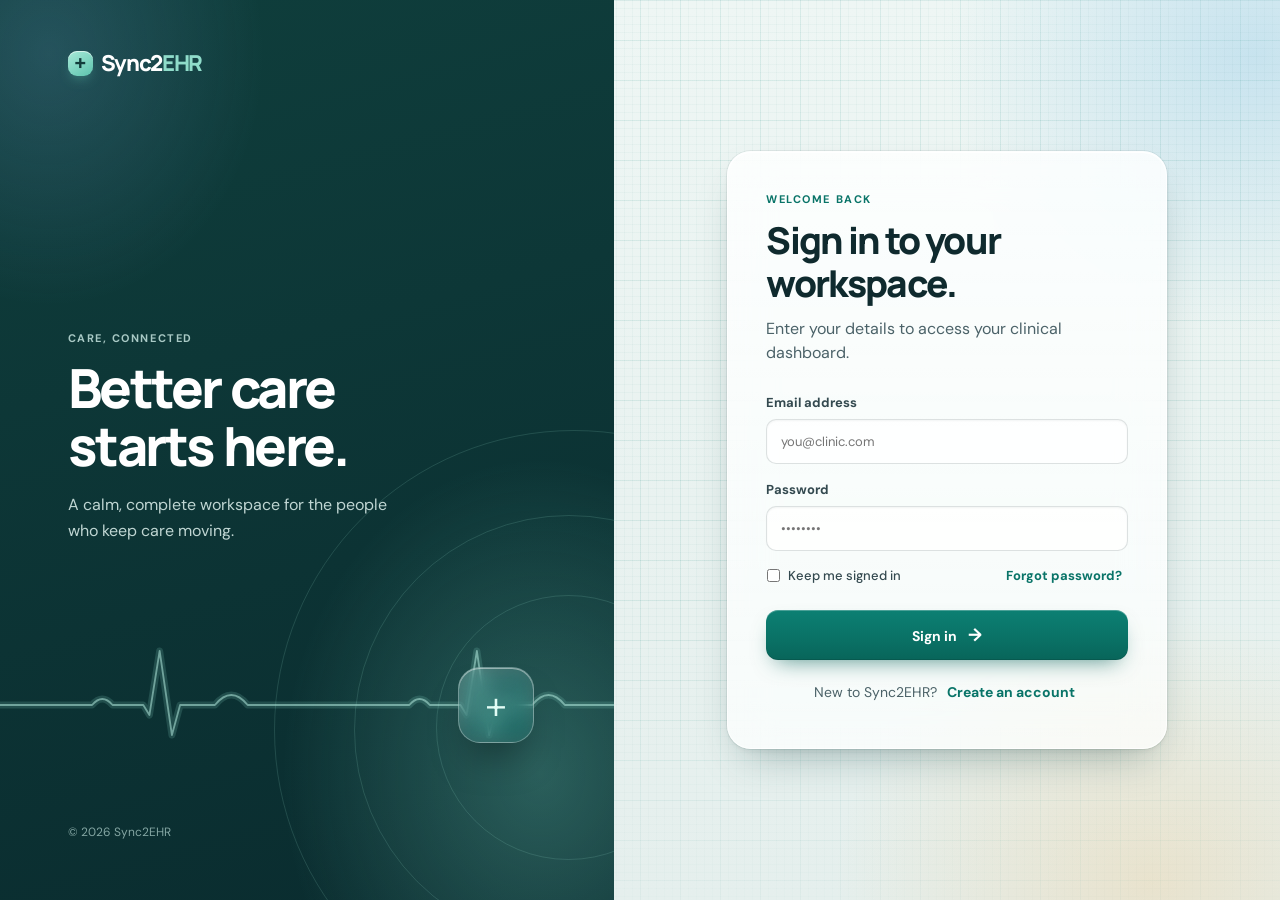
<file: index.html>
<!doctype html>
<html lang="en">
<head>
  <meta charset="UTF-8" />
  <meta name="viewport" content="width=device-width, initial-scale=1.0" />
  <title>Sync2EHR</title>
  <link rel="preconnect" href="https://fonts.googleapis.com">
  <link rel="preconnect" href="https://fonts.gstatic.com" crossorigin>
  <link href="https://fonts.googleapis.com/css2?family=DM+Sans:wght@400;500;600;700&family=Manrope:wght@500;600;700;800&display=swap" rel="stylesheet">
  <link rel="stylesheet" href="styles.css?v=20261113" />
  <link rel="stylesheet" href="glass-v2.css?v=20261113" />
  <link rel="stylesheet" href="referrals.css?v=20261113" />
  <link rel="stylesheet" href="workflow.css?v=20261113" />
</head>
<body>
  <main id="authView" class="auth-shell">
    <section class="auth-art">
      <div class="brand"><span class="brand-mark">+</span><span>Sync2<span>EHR</span></span></div>
      <div class="art-copy"><p class="eyebrow">CARE, CONNECTED</p><h1>Better care<br>starts here.</h1><p>A calm, complete workspace for the people who keep care moving.</p></div>
      <div class="art-orbits"><i></i><i></i><i></i><div class="pulse">+</div></div>
      <p class="art-footer">© 2026 Sync2EHR</p>
    </section>
    <section class="auth-panel">
      <form id="signInForm" class="auth-form">
        <p class="eyebrow teal">WELCOME BACK</p><h2>Sign in to your<br>workspace.</h2><p class="form-note">Enter your details to access your clinical dashboard.</p>
        <label>Email address<input id="loginEmail" type="email" placeholder="you@clinic.com" required></label>
        <label>Password<input id="loginPassword" type="password" placeholder="••••••••" required></label>
        <div class="form-row"><label class="check"><input type="checkbox" id="rememberMe"><span>Keep me signed in</span></label><button type="button" class="link-btn">Forgot password?</button></div>
        <button class="primary wide" type="submit">Sign in <span>→</span></button>
        <p class="switcher">New to Sync2EHR? <button type="button" data-auth="signup">Create an account</button></p>
      </form>
      <form id="signUpForm" class="auth-form hidden">
        <p class="eyebrow teal">GET STARTED</p><h2>Create your<br>workspace.</h2><p class="form-note">Set up your secure clinical account in a minute.</p>
        <label>Full name<input id="signupName" type="text" placeholder="Dr. Alex Morgan" required></label>
        <label>Work email<input id="signupEmail" type="email" placeholder="you@clinic.com" required></label>
        <label>Password<input id="signupPassword" type="password" placeholder="At least 8 characters" required minlength="8"></label>
        <label>Confirm password<input id="confirmPassword" type="password" placeholder="Repeat your password" required></label>
        <p id="authError" class="error hidden" role="alert"></p>
        <button class="primary wide" id="createAccountButton" type="submit">Create account <span>→</span></button>
        <p class="switcher">Already have an account? <button type="button" data-auth="signin">Sign in</button></p>
      </form>
    </section>
  </main>

  <div id="appView" class="app hidden">
    <aside class="sidebar">
      <div class="brand side-brand"><span class="brand-mark">+</span><span>Sync2<span>EHR</span></span></div>
      <div class="clinic-switch"><span class="clinic-icon">✦</span><div><b>SynClinic</b><small>General practice</small></div><span>⌄</span></div>
      <nav>
        <button class="nav-item active" data-page="dashboard"><span>▦</span>Dashboard</button>
        <button class="nav-item" data-page="patients"><span>♙</span>Patients</button>
        <button class="nav-item" data-page="appointments"><span>◷</span>Appointments <em hidden>0</em></button>
        <button class="nav-item" data-page="medical"><span>▤</span>Medical records</button>
        <button class="nav-item" data-page="prescriptions"><span>♧</span>Prescriptions</button>
        <button class="nav-item" data-page="billing"><span>◈</span>Billing</button>
        <button class="nav-item" data-page="reports"><span>▥</span>Reports</button>
      </nav>
      <div class="side-bottom"><button class="nav-item" data-page="profile"><span>◉</span>Profile</button><button class="nav-item"><span>?</span>Help center</button></div>
    </aside>
    <section class="content">
      <header class="topbar"><button class="mobile-menu">☰</button><div class="crumb"><span id="pageTitle">Dashboard</span><small id="pageDate"></small></div><div class="top-actions"><button class="icon-btn">⌕</button><button class="icon-btn notification">♧<i></i></button><div class="avatar">AM</div></div></header>

      <div class="page active" id="dashboard">
        <div class="welcome"><div><p class="eyebrow teal" id="dashboardDate"></p><h1>Good morning, <span id="greetingName">Alex</span> <span>✦</span></h1><p>Here’s what’s happening at SynClinic today.</p></div><button class="secondary" data-page="appointments">+ New appointment</button></div>
        <div class="stat-grid"><article><span class="stat-icon mint">♙</span><div><small>Patients today</small><strong>24</strong><em class="positive">↑ 12%</em></div><div class="spark mint-line"></div></article><article><span class="stat-icon blue">◷</span><div><small>Appointments</small><strong>18</strong><em class="positive">↑ 8%</em></div><div class="spark blue-line"></div></article><article><span class="stat-icon amber">◈</span><div><small>Outstanding billing</small><strong>$8,420</strong><em class="muted">12 invoices</em></div><div class="spark amber-line"></div></article><article><span class="stat-icon coral">♧</span><div><small>Pending tasks</small><strong>7</strong><em class="negative">3 urgent</em></div><div class="spark coral-line"></div></article></div>
        <div class="training-banner"><strong>Training Mode</strong><span>This is a simulated EHR environment for student practice only. All data shown are fictional and intended solely for educational use.</span></div>
        <div class="dashboard-grid"><section class="card schedule"><div class="card-head"><div><h3>Today's schedule</h3><p></p></div><button class="link-btn" data-page="appointments">View calendar →</button></div><div class="timeline" id="scheduleList"></div></section><section class="card tasks"><div class="card-head"><div><h3>Tasks to review</h3><p>Keep your day on track</p></div><span class="round-badge">7</span></div><div class="task"><span class="dot coral-dot"></span><div><b>Lab results ready</b><p>4 patients awaiting review</p></div><button>Review</button></div><div class="task"><span class="dot amber-dot"></span><div><b>Prescription renewals</b><p>3 requests need approval</p></div><button>Review</button></div><div class="task"><span class="dot blue-dot"></span><div><b>Unsigned notes</b><p>2 notes from yesterday</p></div><button>Review</button></div><button class="view-all">View all tasks <span>→</span></button></section></div>
        <section class="card patients-card"><div class="card-head"><div><h3>Recent patients</h3><p>Recently added or updated patient records</p></div><button class="link-btn" data-page="patients">View all patients →</button></div><div class="patient-table"><div class="table-row table-header"><span>Patient</span><span>Last visit</span><span>Primary concern</span><span>Status</span><span></span></div><div id="recentPatients"></div></div></section>
      </div>

      <div class="page" id="patients"><div class="page-intro"><div><p class="eyebrow teal">PATIENT DIRECTORY</p><h1>Patients</h1><p>Manage records and keep care personal.</p></div><button class="primary" id="addPatient">+ Add patient</button></div><div class="toolbar"><div class="search">⌕ <input id="patientSearch" placeholder="Search patients by name, MRN, or email"></div><label class="filter wf-select-label">Status<select id="patientStatusFilter" aria-label="Filter patients by status"><option>All</option><option>New</option><option>Established</option><option>Referral</option><option>Terminated</option><option>Deceased</option></select></label></div><section class="card directory"><div class="directory-head"><b>All patients <span id="patientCount"></span></b><span>Last visit · Next visit</span></div><div id="patientList"></div></section></div>
      <div class="page" id="appointments"><div class="page-intro"><div><p class="eyebrow teal">CARE CALENDAR</p><h1>Appointments</h1><p id="appointmentsDateSummary"></p></div><button class="primary" id="addAppointment">+ New appointment</button></div><section class="calendar card"><div class="calendar-head"><button id="calendarPrev" aria-label="Previous month">‹</button><b id="calendarLabel">June 2026</b><button id="calendarNext" aria-label="Next month">›</button><button class="today" id="calendarToday">Today</button><div class="view-toggle"><button class="calendar-view active" data-calendar-view="day">Day</button><button class="calendar-view" data-calendar-view="week">Week</button><button class="calendar-view" data-calendar-view="month">Month</button></div></div><div id="calendarViewport"></div></section><section class="card appointment-list-card"><div class="card-head"><div><h3>Upcoming appointments</h3><p>Click an appointment to change or cancel it.</p></div></div><div id="appointmentList"></div></section></div>
      <div class="page" id="billing"><div class="page-intro"><div><p class="eyebrow teal">REVENUE CENTER</p><h1>Billing & payments</h1><p>Stay on top of your practice's financial health.</p></div><button class="primary" id="newInvoice">+ Create invoice</button></div><div class="stat-grid billing-stats"><article class="billing-stat" data-billing-filter="Paid"><div><small>Collected this month</small><strong>$42,860</strong><em class="positive">↑ 14.2% vs May</em></div></article><article class="billing-stat" data-billing-filter="Pending"><div><small>Outstanding</small><strong>$8,420</strong><em class="muted">12 invoices</em></div></article><article class="billing-stat" data-billing-filter="claims"><div><small>Insurance claims</small><strong>28</strong><em class="positive">92% clean rate</em></div></article></div><section class="card invoice-card"><div class="card-head"><div><h3>Invoices</h3><p>Recent billing activity</p></div><button class="filter" id="invoiceFilter">All status ⌄</button></div><div id="invoiceList"></div></section></div>
      <div class="page" id="medical"><div class="page-intro"><div><p class="eyebrow teal">CLINICAL DOCUMENTATION</p><h1>Medical records</h1><p>Secure, organized clinical notes and history.</p></div><button class="primary">+ Create note</button></div><div class="records-layout"><section class="card record-list"><div class="search">⌕ <input placeholder="Find a patient or note"></div><div class="record selected"><div class="avatar sage">JO</div><div><b>Jordan Olsen</b><p>Progress note · Today</p></div><small>10:30 AM</small></div><div class="record"><div class="avatar violet">SP</div><div><b>Samira Patel</b><p>Lab results · Today</p></div><small>9:15 AM</small></div><div class="record"><div class="avatar peach">MC</div><div><b>Marcus Chen</b><p>Annual physical · Jun 17</p></div><small>Yesterday</small></div></section><section class="card clinical-note"><div class="card-head"><div><p class="eyebrow teal">PROGRESS NOTE</p><h3>Jordan Olsen</h3><p>June 18, 2026 · Dr. Alex Morgan</p></div><button class="filter">Edit note</button></div><hr><h4>Subjective</h4><p>Patient presents for follow-up regarding seasonal allergies. Reports symptoms have improved with current treatment plan.</p><h4>Assessment</h4><p>Allergic rhinitis — improving. No adverse medication effects reported.</p><h4>Plan</h4><p>Continue cetirizine 10mg daily. Follow up as needed if symptoms worsen.</p><div class="signature">Electronically signed by <b>Alex Morgan, MD</b> · Today, 10:42 AM</div></section></div></div>
      <div class="page" id="prescriptions"><div class="page-intro"><div><p class="eyebrow teal">MEDICATION MANAGEMENT</p><h1>Prescriptions</h1><p>Create, renew, and safely manage patient medications.</p></div><button class="primary" id="newPrescription">+ New prescription</button></div><div class="rx-workflow"><button class="rx-workflow-card" id="createRx"><span class="rx-icon">Rx</span><div><b>New prescription</b><small>Create and send medication orders</small></div><strong>+</strong></button><button class="rx-workflow-card" data-rx-workflow="refills"><span class="workflow-icon mint">↻</span><div><b>Refill requests</b><small>3 requests awaiting review</small></div><em>3</em></button><button class="rx-workflow-card" data-rx-workflow="messages"><span class="workflow-icon blue">✉</span><div><b>Pharmacy messages</b><small>2 pharmacy updates</small></div><em>2</em></button><button class="rx-workflow-card" data-rx-workflow="priorauth"><span class="workflow-icon amber">✓</span><div><b>Prior authorizations</b><small>1 authorization in progress</small></div><em>1</em></button></div><section class="card prescription-card"><div class="tabs" id="rxTabs"><button class="rx-tab active" data-rx-filter="active">Active <span>34</span></button><button class="rx-tab" data-rx-filter="pending">Pending renewal <i>3</i></button><button class="rx-tab" data-rx-filter="history">History</button></div><div id="rxList"></div></section></div>
      <div class="page" id="reports"><div class="page-intro"><div><p class="eyebrow teal">STUDENT REPORTING CENTER</p><h1>Reports</h1><p>Practice EHR reporting, billing review, claims tracking, and simple exports.</p></div><div class="report-export-actions"><button class="filter report-export" data-export="PDF">Export PDF</button><button class="filter report-export" data-export="CSV/Excel">Export CSV/Excel</button></div></div><section class="card report-filter-card"><div class="report-filters"><label>From<input id="reportFrom" type="date"></label><label>To<input id="reportTo" type="date"></label><label>Patient Name<input id="reportPatientName" type="text" placeholder="All patients"></label><label>Provider<select id="reportProvider"><option>All providers</option><option>Dr. Alex Morgan</option><option>Dr. Kim Santos</option><option>Nurse Care Team</option></select></label><label>Status<select id="reportStatus"><option>All statuses</option><option>Completed</option><option>Cancelled</option><option value="No Show">No-Show</option><option>New</option><option>Established</option><option>Referral</option><option>Terminated</option><option>Deceased</option><option>Paid</option><option>Pending</option><option>Partially Paid</option><option>Denied</option><option>Submitted</option><option>Resubmitted</option></select></label><button class="primary" id="applyReportFilters" type="button">Apply filters</button></div></section><div class="student-report-grid"><section class="card student-report-card" data-report-type="Appointment Report"><div class="card-head"><div><p class="eyebrow teal">SCHEDULING</p><h3>Appointment Report</h3><p>Practice tracking appointment outcomes.</p></div><span>View →</span></div><button data-report-metric="Total Appointments">Total Appointments <b>18</b></button><button data-report-metric="Completed Appointments">Completed Appointments <b>12</b></button><button data-report-metric="Cancelled Appointments">Cancelled Appointments <b>3</b></button><button data-report-metric="No-Show Appointments">No-Show Appointments <b>3</b></button></section><section class="card student-report-card" data-report-type="Patient Report"><div class="card-head"><div><p class="eyebrow teal">PATIENTS</p><h3>Patient Report</h3><p>Practice patient population reporting.</p></div><span>View →</span></div><button data-report-metric="Total Patients">Total Patients <b id="reportTotalPatients">0</b></button><button data-report-metric="New Patients">New Patients <b id="reportNewPatients">0</b></button><button data-report-metric="Established Patients">Established Patients <b id="reportEstablishedPatients">0</b></button><button data-report-metric="Referral Patients">Referral Patients <b id="reportReferralPatients">0</b></button><button data-report-metric="Terminated Patients">Terminated Patients <b id="reportTerminatedPatients">0</b></button><button data-report-metric="Deceased Patients">Deceased Patients <b id="reportDeceasedPatients">0</b></button></section><section class="card student-report-card" data-report-type="Billing Report"><div class="card-head"><div><p class="eyebrow teal">MEDICAL BILLING</p><h3>Billing Report</h3><p>Practice invoice aging and payment review.</p></div><span>View →</span></div><button data-report-metric="Total Invoices">Total Invoices <b id="reportTotalInvoices">0</b></button><button data-report-metric="Paid Invoices">Paid Invoices <b id="reportPaidInvoices">0</b></button><button data-report-metric="Pending Invoices">Pending Invoices <b id="reportPendingInvoices">0</b></button><button data-report-metric="Partially Paid Invoices">Partially Paid Invoices <b id="reportPartialInvoices">0</b></button><button data-report-metric="Denied Invoices">Denied Invoices <b>2</b></button><button data-report-metric="Total Amount Collected">Total Amount Collected <b id="reportCollected">$0</b></button><button data-report-metric="Outstanding Balance">Outstanding Balance <b id="reportOutstanding">$0</b></button></section><section class="card student-report-card" data-report-type="Claims Report"><div class="card-head"><div><p class="eyebrow teal">CLAIMS</p><h3>Claims Report</h3><p>Practice payer claim status tracking.</p></div><span>View →</span></div><button data-report-metric="Submitted Claims">Submitted Claims <b>28</b></button><button data-report-metric="Pending Claims">Pending Claims <b>9</b></button><button data-report-metric="Paid Claims">Paid Claims <b>14</b></button><button data-report-metric="Denied Claims">Denied Claims <b>3</b></button><button data-report-metric="Resubmitted Claims">Resubmitted Claims <b>2</b></button></section></div><section class="card report-results-card"><div class="card-head"><div><h3>Report Preview</h3><p>Click any report item above to inspect details for practice.</p></div><span id="reportActiveLabel">All reports</span></div><div id="studentReportPreview"></div></section></div>
      <div class="page" id="profile"><div class="page-intro"><div><p class="eyebrow teal">ACCOUNT SETTINGS</p><h1>Profile</h1><p>Manage your personal details and workspace preferences.</p></div></div><section class="card profile-card"><div class="photo-row"><div id="profileAvatar" class="profile-avatar">AM</div><div><h3>Your profile photo</h3><p>PNG, JPG, or WEBP. Max size 5MB.</p><label class="secondary upload">Upload photo<input id="photoUpload" type="file" accept="image/*"></label></div></div><hr><div class="profile-fields"><label>Full name<input id="profileName" value="Alex Morgan"></label><label>Professional title<input value="Physician · General Practice"></label><label>Work email<input id="profileEmail" value="alex@synclinic.com"></label><label>Phone number<input value="(415) 555-0148"></label></div><button class="primary" id="saveProfile">Save changes</button></section><section class="danger card"><div><h3>Sign out of Sync2EHR</h3><p>You'll need to sign in again to access your clinical workspace.</p></div><button id="logout" class="danger-btn">Log out</button></section></div>
    </section>
  </div>
  <div id="modal" class="modal hidden"><div class="modal-box"><button class="close">×</button><h2 id="modalTitle">Add patient</h2><form id="modalForm"><div id="modalFields"></div><button class="primary wide" type="submit">Save details</button></form></div></div>
  <div id="toast" class="toast hidden"></div>
  <script src="app.js?v=20261113"></script>
  <script src="pharmacy.js?v=20261113"></script>
  <script src="referrals.js?v=20261113"></script>
  <script src="workflow.js?v=20261113"></script>
</body>
</html>
</file>
<file: styles.css>
:root{--ink:#1c2b36;--muted:#71818b;--line:#e6eceb;--teal:#0a887c;--dark:#0f3938;--mint:#e5f5f0;--soft:#f7faf9;--coral:#ef826b;--amber:#e6a33b;--blue:#6e9edf}*{box-sizing:border-box}body{margin:0;font-family:'DM Sans',sans-serif;color:var(--ink);background:#f7faf9}button,input{font:inherit}button{cursor:pointer;border:0}.hidden{display:none!important}.auth-shell{min-height:100vh;display:grid;grid-template-columns:48% 52%}.auth-art{background:#103c3b;color:white;position:relative;overflow:hidden;padding:48px 11%;display:flex;flex-direction:column}.brand{font-family:Manrope,sans-serif;font-size:22px;font-weight:800;letter-spacing:-1.3px;display:flex;gap:8px;align-items:center}.brand>span>span{color:#85d5c5}.brand-mark{width:25px;height:25px;border-radius:8px;background:#75cfbe;display:grid;place-items:center;color:#123c3b;font-size:22px;line-height:1}.art-copy{z-index:2;margin:auto 0}.eyebrow{font-size:11px;letter-spacing:1.7px;font-weight:700;color:#a9c9c5;margin:0 0 13px}.teal{color:#09877b}.art-copy h1{font:800 54px/1.08 Manrope;margin:0 0 18px;letter-spacing:-3px}.art-copy p:not(.eyebrow){width:340px;color:#b5cbca;font-size:16px;line-height:1.6}.art-footer{font-size:12px;color:#84a6a3;z-index:2}.art-orbits i{position:absolute;border:1px solid rgba(142,214,200,.18);border-radius:50%;width:600px;height:600px;right:-260px;bottom:-130px}.art-orbits i:nth-child(2){width:430px;height:430px;right:-170px;bottom:-45px}.art-orbits i:nth-child(3){width:265px;height:265px;right:-87px;bottom:40px}.pulse{position:absolute;bottom:166px;right:89px;width:58px;height:58px;border-radius:20px;background:#80d4c2;color:#113b3a;font-size:42px;display:grid;place-items:center;transform:rotate(45deg);font-weight:300}.pulse::first-letter{transform:rotate(-45deg)}.auth-panel{display:grid;place-items:center;background:#fff}.auth-form{width:min(400px,82%)}.auth-form h2{font:800 37px/1.16 Manrope;margin:0 0 13px;letter-spacing:-2px}.form-note{color:var(--muted);line-height:1.5;margin:0 0 29px}.auth-form label{font-size:13px;font-weight:700;display:block;margin:0 0 17px}.auth-form input,.profile-fields input{width:100%;margin-top:8px;border:1px solid #dfe7e5;border-radius:8px;padding:13px 14px;outline:none;color:var(--ink);font-weight:400}.auth-form input:focus,.profile-fields input:focus{border-color:var(--teal);box-shadow:0 0 0 3px #dff3ef}.form-row{display:flex;justify-content:space-between;align-items:center;font-size:13px;margin:-2px 0 25px}.check{display:flex!important;align-items:center;gap:7px;color:var(--muted);font-weight:500!important;margin:0!important}.check input{width:15px;margin:0}.link-btn{background:transparent;color:var(--teal);font-size:13px;font-weight:700}.primary,.secondary{border-radius:8px;padding:12px 17px;font-weight:700;font-size:14px}.primary{background:var(--teal);color:white;box-shadow:0 5px 12px #0a887c25}.primary span{font-size:18px;margin-left:8px}.wide{width:100%;padding:13px}.secondary{background:#e4f3f0;color:#087c71}.switcher{text-align:center;color:var(--muted);font-size:14px;margin-top:22px}.switcher button{background:transparent;color:var(--teal);font-weight:700}.error{color:#c44f41;font-size:13px;margin:-5px 0 14px}.app{min-height:100vh;display:flex}.sidebar{background:#103c3b;width:252px;min-height:100vh;color:#d9eeeb;padding:28px 14px;display:flex;flex-direction:column;position:fixed;z-index:2}.side-brand{padding:0 11px;font-size:21px}.clinic-switch{border:1px solid #3c625f;background:#194746;border-radius:9px;padding:11px;display:flex;align-items:center;gap:9px;margin:36px 0 22px;font-size:12px}.clinic-switch>span:last-child{margin-left:auto}.clinic-switch small{display:block;color:#94b7b2;margin-top:2px}.clinic-icon{background:#84d2c2;color:#12403d;padding:4px 6px;border-radius:6px}.nav-item{background:transparent;color:#b5d0cc;width:100%;display:flex;align-items:center;gap:13px;border-radius:7px;padding:11px 12px;margin:2px 0;text-align:left;font-size:14px}.nav-item>span{font-size:19px;width:17px;text-align:center;color:#d1e6e2}.nav-item.active{background:#285857;color:#fff;font-weight:700}.nav-item.active>span{color:#84d6c5}.nav-item em{font-style:normal;background:#77cdbd;color:#123d3c;border-radius:10px;padding:2px 6px;font-size:11px;margin-left:auto}.side-bottom{margin-top:auto;padding-top:20px;border-top:1px solid #285654}.content{margin-left:252px;width:calc(100% - 252px);min-height:100vh}.topbar{height:80px;background:#fff;border-bottom:1px solid var(--line);display:flex;align-items:center;justify-content:space-between;padding:0 42px}.crumb span{font-family:Manrope;font-weight:800;font-size:17px}.crumb small{display:block;color:#89979d;font-size:11px;margin-top:3px}.top-actions{display:flex;gap:15px;align-items:center}.icon-btn{background:transparent;color:#3b535b;font-size:21px;position:relative}.notification i{width:6px;height:6px;border-radius:50%;background:var(--coral);position:absolute;right:0;top:2px}.avatar{width:34px;height:34px;border-radius:50%;background:#d8efe9;color:#16796e;display:grid;place-items:center;font-size:11px;font-weight:800}.mobile-menu{display:none}.page{display:none;padding:37px 42px 50px;max-width:1500px;margin:auto}.page.active{display:block}.welcome,.page-intro{display:flex;justify-content:space-between;align-items:flex-end;margin-bottom:28px}.welcome h1,.page-intro h1{font:800 28px Manrope;letter-spacing:-1.4px;margin:0 0 6px}.welcome h1 span{color:#e8ac5b;font-size:23px}.welcome>div>p:last-child,.page-intro p:last-child{color:var(--muted);margin:0}.stat-grid{display:grid;grid-template-columns:repeat(4,1fr);gap:17px;margin-bottom:24px}.stat-grid article{background:#fff;border:1px solid var(--line);border-radius:10px;padding:19px;min-height:128px;display:flex;gap:12px;position:relative;overflow:hidden}.stat-icon{height:34px;width:34px;border-radius:9px;display:grid;place-items:center;font-size:18px}.mint{background:#dff4ed;color:#118674}.blue{background:#e4edfc;color:#537fc0}.amber{background:#fff3df;color:#c9851c}.coral{background:#fde8e3;color:#db6954}.stat-grid small{display:block;color:#71818b;font-size:12px}.stat-grid strong{font:800 25px Manrope;display:block;letter-spacing:-1px;margin:4px 0}.stat-grid em{font-size:11px;font-style:normal}.positive{color:#159176}.negative{color:#d95c4a}.muted{color:#8c989b}.spark{position:absolute;width:63px;height:25px;right:15px;bottom:18px;background:linear-gradient(155deg,transparent 47%,#83d4c4 48% 54%,transparent 55%),linear-gradient(30deg,transparent 46%,#83d4c4 47% 53%,transparent 54%);opacity:.7}.blue-line{filter:hue-rotate(140deg)}.amber-line{filter:hue-rotate(40deg)}.coral-line{filter:hue-rotate(280deg)}.dashboard-grid{display:grid;grid-template-columns:1.53fr 1fr;gap:22px;margin-bottom:22px}.card{background:white;border:1px solid var(--line);border-radius:10px;padding:22px}.card-head{display:flex;justify-content:space-between;align-items:start;margin-bottom:17px}.card-head h3,.card h3{font:800 16px Manrope;margin:0 0 4px}.card-head p,.card p{color:var(--muted);font-size:12px;margin:0}.timeline{position:relative}.timeline:before{content:'';position:absolute;left:57px;top:13px;bottom:13px;border-left:1px solid #dce7e5}.appt{display:grid;grid-template-columns:46px 12px 1fr auto;gap:9px;align-items:center;min-height:64px}.appt time{font-size:11px;color:#789;align-self:start;padding-top:7px}.appt time b{display:block;color:#27434a}.appt .line-dot{width:9px;height:9px;border-radius:50%;background:#65c5b4;z-index:1}.appt .line-dot.blue-dot{background:#719de0}.appt .line-dot.amber-dot{background:#e9ab4b}.appt-info b{font-size:13px}.appt-info p{margin-top:2px;font-size:11px}.appt-tag{font-size:10px;background:#e8f5f1;color:#148473;padding:4px 7px;border-radius:5px}.tasks{padding-bottom:12px}.round-badge{background:#e1f2ed;color:#118574;border-radius:20px;padding:3px 8px;font-size:12px;font-weight:700}.task{display:flex;align-items:center;gap:10px;padding:13px 0;border-bottom:1px solid #edf1f0}.dot{width:9px;height:9px;border-radius:50%}.task b{font-size:13px}.task p{font-size:11px;margin-top:2px}.task button{margin-left:auto;background:#eff6f4;color:#177e71;font-size:11px;font-weight:700;padding:6px 8px;border-radius:5px}.view-all{width:100%;background:transparent;padding:14px 0 3px;color:#147d70;font-weight:700;font-size:12px}.view-all span{margin-left:5px}.patients-card{padding-bottom:8px}.patient-table{font-size:12px}.table-row{display:grid;grid-template-columns:2fr 1.1fr 1.4fr .75fr 25px;align-items:center;padding:12px 6px;border-top:1px solid #edf1f0}.table-header{color:#849197;font-size:10px;font-weight:700;text-transform:uppercase;letter-spacing:.6px;padding-top:0;border:0}.patient-name{display:flex;align-items:center;gap:9px;font-weight:700}.patient-name .avatar{width:29px;height:29px;font-size:9px}.pill{font-size:10px;border-radius:20px;padding:4px 8px;width:max-content;font-weight:700}.pill.green{background:#e4f5ed;color:#208e74}.pill.gray{background:#edf1f1;color:#627277}.pill.amber{background:#fff2dd;color:#c3841b}.more{background:transparent;color:#809096;font-size:16px}.toolbar{display:flex;gap:12px;margin-bottom:19px}.search{background:#fff;border:1px solid var(--line);border-radius:8px;padding:10px 12px;color:#809298;flex:1;max-width:430px}.search input{border:0;outline:0;width:90%;margin-left:6px;font-size:13px}.filter{background:#fff;border:1px solid var(--line);border-radius:8px;color:#53676d;padding:10px 13px;font-size:12px;font-weight:700}.directory{padding:0;overflow:hidden}.directory-head{display:flex;justify-content:space-between;background:#f9fbfb;padding:14px 20px;font-size:13px;border-bottom:1px solid var(--line)}.directory-head span{color:#849196;font-size:11px}.directory-row{display:grid;grid-template-columns:2fr 1.1fr 1.2fr 1.1fr 40px;padding:15px 20px;align-items:center;border-bottom:1px solid #edf1f0;font-size:12px}.directory-row:last-child{border:0}.directory-row .patient-name small{display:block;color:var(--muted);font-size:11px;margin-top:3px;font-weight:400}.calendar{padding:0;overflow:hidden}.calendar-head{height:66px;display:flex;align-items:center;gap:18px;padding:0 20px;border-bottom:1px solid var(--line)}.calendar-head button{background:transparent;font-size:21px;color:#5a6d71}.calendar-head b{font:800 16px Manrope}.calendar-head .today{margin-left:auto;border:1px solid var(--line);border-radius:6px;padding:7px 10px;font-size:12px;color:#51666b}.view-toggle{background:#f2f6f5;border-radius:7px;padding:3px;display:flex;gap:2px;font-size:11px}.view-toggle>*{padding:6px 10px;color:#819095}.view-toggle b{background:#fff;border-radius:5px;color:#27615b}.weekdays,.calendar-body{display:grid;grid-template-columns:repeat(5,1fr)}.weekdays{padding-left:62px;border-bottom:1px solid var(--line)}.weekdays span{font-size:10px;font-weight:700;color:#839198;text-align:center;padding:13px;border-left:1px solid #f0f2f1}.weekdays .today-col{color:#09887b;background:#eff9f6}.calendar-body{grid-template-columns:62px repeat(5,1fr);height:510px;background:repeating-linear-gradient(to bottom,transparent 0,transparent 68px,#edf2f1 69px)}.time-slot{font-size:10px;color:#98a4a7;padding:10px 12px;text-align:right}.cal-col{border-left:1px solid #edf1f0;position:relative}.cal-col.today-bg{background:#f7fcfa}.cal-event{position:absolute;left:7px;right:7px;border-radius:5px;padding:7px 8px;font-size:10px;overflow:hidden}.cal-event b{display:block;font-size:11px;margin-bottom:2px}.event-mint{background:#dff4ee;color:#176a61;border-left:3px solid #56bca9}.event-blue{background:#e5edfc;color:#486b9c;border-left:3px solid #7298d8}.event-peach{background:#fce9e3;color:#a35647;border-left:3px solid #e17b65}.billing-stats{grid-template-columns:repeat(3,1fr)}.billing-stats article{min-height:112px}.invoice-card{padding:0;overflow:hidden}.invoice-card .card-head{padding:20px 22px;margin:0}.invoice{display:grid;grid-template-columns:1.3fr 1fr .8fr .7fr 25px;align-items:center;padding:15px 22px;border-top:1px solid #edf1f0;font-size:12px}.invoice b{display:block;font-size:13px}.invoice p{font-size:11px;margin-top:2px}.records-layout{display:grid;grid-template-columns:330px 1fr;gap:20px}.record-list{padding:12px}.record-list .search{max-width:none;background:#f9fbfb;margin-bottom:12px}.record{display:flex;align-items:center;gap:10px;padding:12px 8px;border-radius:7px}.record.selected{background:#eaf6f3}.record small{margin-left:auto;font-size:10px;color:#879498}.record b{font-size:13px}.record p{margin-top:2px;font-size:11px}.sage{background:#e1f0e4;color:#477d55}.violet{background:#eee7f7;color:#785fa2}.peach{background:#f9e7dd;color:#b06d50}.clinical-note{padding:28px 34px}.clinical-note hr,.profile-card hr{border:0;border-top:1px solid var(--line);margin:20px 0}.clinical-note h4{font-size:13px;margin:22px 0 7px}.clinical-note>p{line-height:1.65;font-size:13px;color:#4f6268;max-width:720px}.signature{margin-top:28px;padding:13px;background:#f4f8f7;border-radius:6px;font-size:11px;color:#738187}.prescription-card{padding:0;overflow:hidden}.tabs{display:flex;gap:28px;border-bottom:1px solid var(--line);padding:0 21px}.tabs>*{font-size:13px;padding:16px 0;color:#718186}.tabs b{color:#137e71;border-bottom:2px solid #138a7d}.tabs span span,.tabs i{font-style:normal;background:#e4f3ef;border-radius:12px;padding:2px 6px;font-size:10px}.rx{display:grid;grid-template-columns:44px 1.5fr .7fr .65fr 25px;align-items:center;gap:10px;padding:17px 22px;border-bottom:1px solid #edf1f0}.rx-icon{width:34px;height:34px;border-radius:8px;background:#e2f3ef;color:#09877b;display:grid;place-items:center;font-weight:800;font-family:serif}.rx b{font-size:13px}.rx p{font-size:11px;margin-top:3px}.rx small{font-size:11px;color:#819095}.report-grid{display:grid;grid-template-columns:1.65fr 1fr;gap:20px;margin-bottom:20px}.chart-card{height:300px}.big-chart{height:200px;display:flex;align-items:flex-end;border-bottom:1px solid #e7eeec}.bars{height:100%;width:100%;display:flex;align-items:flex-end;justify-content:space-around;padding:0 20px}.bars i{width:26px;background:linear-gradient(#80d3c3,#199989);border-radius:6px 6px 0 0}.metric{padding:17px 0;border-bottom:1px solid #edf1f0;display:flex;justify-content:space-between;font-size:13px}.metric b{color:#157f71}.quick-reports{padding:0}.quick-reports h3{padding:20px 22px;margin:0;border-bottom:1px solid var(--line)}.quick-reports button{display:flex;justify-content:space-between;width:100%;background:#fff;padding:17px 22px;border-bottom:1px solid #edf1f0;color:#40575c;font-size:13px}.quick-reports button span{color:#078779}.profile-card{max-width:830px}.photo-row{display:flex;align-items:center;gap:18px;margin-bottom:24px}.profile-avatar{width:74px;height:74px;border-radius:50%;background:#d7eee8;color:#167c6f;font:800 22px Manrope;display:grid;place-items:center;background-size:cover;background-position:center}.photo-row h3{margin:0 0 5px}.photo-row p{margin:0 0 10px}.upload input{display:none}.profile-fields{display:grid;grid-template-columns:1fr 1fr;gap:17px;margin-bottom:24px}.profile-fields label{font-size:12px;font-weight:700}.profile-fields input{font-weight:400}.danger{max-width:830px;border-color:#f1ded9;display:flex;justify-content:space-between;align-items:center}.danger h3{font-size:14px}.danger-btn{background:#fff0ed;color:#cf5a48;padding:10px 14px;border-radius:7px;font-weight:700;font-size:12px}.modal{position:fixed;inset:0;background:#112d2c88;z-index:5;display:grid;place-items:center}.modal-box{background:#fff;border-radius:13px;padding:27px;width:min(440px,90vw);position:relative;box-shadow:0 15px 40px #0003}.modal-box h2{font:800 22px Manrope;margin:0 0 20px}.close{position:absolute;right:17px;top:14px;font-size:25px;background:transparent;color:#6f8083}.modal-box label{font-size:12px;font-weight:700;display:block;margin-bottom:14px}.modal-box input,.modal-box select{width:100%;border:1px solid var(--line);border-radius:7px;padding:10px;margin-top:6px}.toast{position:fixed;bottom:25px;right:25px;background:#163f3d;color:#fff;padding:13px 18px;border-radius:8px;z-index:8;font-size:13px;box-shadow:0 7px 20px #0003}
@media(max-width:900px){.sidebar{width:68px;padding:20px 8px}.side-brand>span:last-child,.clinic-switch div,.clinic-switch>span:last-child,.nav-item:not(.active){font-size:0}.side-brand{padding:0;justify-content:center}.clinic-switch{padding:8px;justify-content:center;margin:28px 0}.nav-item{justify-content:center;padding:12px}.nav-item>span{font-size:19px}.content{margin-left:68px;width:calc(100% - 68px)}.page,.topbar{padding-left:25px;padding-right:25px}.stat-grid{grid-template-columns:repeat(2,1fr)}.dashboard-grid,.records-layout,.report-grid{grid-template-columns:1fr}.auth-shell{grid-template-columns:42% 58%}.art-copy h1{font-size:42px}.art-copy p:not(.eyebrow){width:auto}.directory-row{grid-template-columns:2fr 1fr 1fr 30px}.directory-row>*:nth-child(4){display:none}}
@media(max-width:620px){.auth-shell{display:block}.auth-art{display:none}.auth-panel{min-height:100vh}.sidebar{display:none}.content{margin:0;width:100%}.mobile-menu{display:block;background:transparent;font-size:21px}.topbar{padding:0 18px}.page{padding:25px 18px}.welcome,.page-intro{align-items:start;gap:16px}.welcome h1,.page-intro h1{font-size:25px}.secondary,.primary{padding:10px 12px;font-size:12px}.stat-grid{grid-template-columns:1fr 1fr;gap:10px}.stat-grid article{padding:12px;min-height:105px}.stat-grid strong{font-size:19px}.stat-icon{display:none}.dashboard-grid{gap:12px}.patients-card{overflow:auto}.patient-table{min-width:620px}.calendar{overflow:auto}.calendar>*{min-width:680px}.records-layout{display:block}.record-list{margin-bottom:15px}.rx{grid-template-columns:40px 1fr 25px}.rx .pill,.rx small{display:none}.profile-fields{grid-template-columns:1fr}.invoice{grid-template-columns:1.4fr 1fr .7fr 20px}.invoice>*:nth-child(4){display:none}.report-grid{gap:12px}}
.training-banner{display:flex;align-items:center;gap:12px;margin:-12px 0 24px;padding:11px 14px;border:1px solid #bfe8df;background:#effaf7;color:#315f5a;border-radius:10px;font-size:12px;line-height:1.45}.training-banner strong{color:#087c71;font:800 12px Manrope;letter-spacing:.3px;text-transform:uppercase;white-space:nowrap}.training-banner span{color:#536f6b}@media(max-width:620px){.training-banner{align-items:flex-start;flex-direction:column;gap:5px;margin-top:-6px}}
.report-export-actions{display:flex;gap:10px;flex-wrap:wrap;justify-content:flex-end}.report-filter-card{margin-bottom:20px}.report-filters{display:grid;grid-template-columns:1fr 1fr 1fr 1fr auto;gap:12px;align-items:end}.report-filters label{font-size:12px;font-weight:800;color:#445a60}.report-filters input,.report-filters select{width:100%;margin-top:6px;border:1px solid var(--line);border-radius:8px;padding:10px 11px;background:#fff;color:var(--ink)}.student-report-grid{display:grid;grid-template-columns:repeat(2,minmax(0,1fr));gap:20px;margin-bottom:20px}.student-report-card{padding-bottom:14px}.student-report-card .card-head{cursor:pointer;border-bottom:1px solid #edf1f0;padding-bottom:14px;margin-bottom:7px}.student-report-card .card-head>span{color:#087c71;font-weight:800;font-size:12px}.student-report-card button{width:100%;display:flex;justify-content:space-between;align-items:center;background:#fff;border-bottom:1px solid #edf1f0;padding:12px 2px;color:#40575c;font-size:13px;text-align:left}.student-report-card button:hover{background:#f5fbf9;color:#087c71}.student-report-card button b{font:800 14px Manrope;color:#0b8277}.report-results-card{min-height:180px}.report-preview-list{display:grid;gap:9px}.report-preview-item{display:flex;justify-content:space-between;align-items:center;background:#f8fbfa;border:1px solid #edf1f0;border-radius:9px;padding:12px 13px;font-size:13px}.report-preview-item b{color:#0c8277}.report-preview-item small{display:block;color:#72838a;margin-top:3px}.export-note{background:#effaf7;border:1px solid #bfe8df;border-radius:9px;padding:12px 14px;color:#315f5a;font-size:13px;line-height:1.5}@media(max-width:1050px){.report-filters{grid-template-columns:1fr 1fr}.student-report-grid{grid-template-columns:1fr}}@media(max-width:620px){.report-export-actions{justify-content:flex-start}.report-filters{grid-template-columns:1fr}.student-report-card button{padding:11px 0}}
.billing-table{min-width:1120px}.billing-header,.billing-row{display:grid;grid-template-columns:1fr 1.2fr .85fr .95fr 1.2fr .85fr .8fr .85fr .9fr .9fr 46px;gap:10px;align-items:center}.billing-header{padding:12px 18px;background:#f9fbfb;border-top:1px solid var(--line);border-bottom:1px solid var(--line);color:#849197;font-size:10px;font-weight:800;text-transform:uppercase;letter-spacing:.45px}.billing-row{width:100%;background:#fff;border:0;border-bottom:1px solid #edf1f0;padding:14px 18px;text-align:left;color:#40575c;font-size:12px}.billing-row:hover{background:#f5faf8}.billing-row b{display:block;color:#163138;font-size:12px}.billing-row small{display:block;color:#7c8d92;margin-top:3px}.billing-actions{display:flex;gap:8px;flex-wrap:wrap;margin-top:18px}.billing-modal-grid{display:grid;grid-template-columns:1fr 1fr;gap:12px}.billing-modal-grid label,.payment-grid label{margin-bottom:2px}.payment-grid{display:grid;grid-template-columns:1fr 1fr;gap:12px}.modal-box textarea{width:100%;border:1px solid var(--line);border-radius:7px;padding:10px;margin-top:6px;min-height:82px;resize:vertical;font:inherit}.billing-summary{display:grid;grid-template-columns:repeat(2,1fr);gap:10px;margin:13px 0}.billing-summary div{background:#f8fbfa;border:1px solid #edf1f0;border-radius:9px;padding:10px}.billing-summary small{display:block;color:#708087;font-size:10px;text-transform:uppercase;letter-spacing:.5px}.billing-summary b{font:800 14px Manrope;color:#123b39}.invoice-card{overflow:auto}.claim-pill{font-size:10px;border-radius:20px;padding:4px 8px;width:max-content;font-weight:800;background:#eef3f3;color:#617277}.claim-pill.denied{background:#fff0ed;color:#c95645}.claim-pill.paid{background:#e4f5ed;color:#208e74}.claim-pill.pending,.claim-pill.submitted,.claim-pill.resubmitted{background:#fff2dd;color:#b57612}@media(max-width:900px){.billing-modal-grid,.payment-grid{grid-template-columns:1fr}}
.medical-record-item{width:100%;background:transparent;border:0;text-align:left}.medical-record-item:hover{background:#f4faf8}.medical-record-item.selected{background:#eaf6f3}.soap-grid{display:grid;grid-template-columns:1fr 1fr;gap:16px;margin-top:18px}.soap-box{background:#f8fbfa;border:1px solid #edf1f0;border-radius:10px;padding:14px}.soap-box h4{margin:0 0 8px!important;color:#0b8277}.soap-box p{font-size:13px;line-height:1.6;color:#4f6268;margin:0}.record-meta-grid{display:grid;grid-template-columns:repeat(3,1fr);gap:10px;margin:16px 0}.record-meta-grid div{background:#f8fbfa;border:1px solid #edf1f0;border-radius:8px;padding:10px}.record-meta-grid small{display:block;color:#74858b;font-size:10px;text-transform:uppercase;letter-spacing:.4px}.record-meta-grid b{font-size:12px}.soap-form-grid{display:grid;grid-template-columns:1fr 1fr;gap:12px}.soap-form-grid label{margin-bottom:0}.soap-form-grid textarea{min-height:96px}.medical-empty{padding:18px;color:#72838a;font-size:13px;line-height:1.5}@media(max-width:900px){.soap-grid,.soap-form-grid,.record-meta-grid{grid-template-columns:1fr}}
.modal-expand{position:absolute;right:50px;top:16px;background:#e4f3f0;color:#087c71;border-radius:7px;padding:6px 9px;font-size:12px;font-weight:800}.modal-expand:hover{background:#d4eee8}.modal-box.expanded{width:min(1040px,94vw);max-height:94vh}.modal-box.expanded .soap-form-grid{grid-template-columns:1fr 1fr}.modal-box.expanded .soap-form-grid textarea{min-height:220px}.modal-box.expanded #modalFields{padding-right:4px}@media(max-width:760px){.modal-box.expanded .soap-form-grid{grid-template-columns:1fr}.modal-expand{right:47px}}
.additional-notes-field{display:block;margin-top:14px!important;background:#f8fbfa;border:1px solid #edf1f0;border-radius:10px;padding:12px}.additional-notes-field textarea{min-height:120px}.modal-box.expanded .additional-notes-field textarea{min-height:180px}.additional-note-display{margin-top:16px}
.erx-banner{background:#f0faf7;border:1px solid #c6ebe2;border-radius:12px;padding:14px 16px;margin-bottom:18px;display:flex;justify-content:space-between;gap:14px;align-items:center}.erx-banner p{font-size:12px;color:#536c70;line-height:1.5;margin:4px 0 0}.erx-banner b{color:#0a8175}.erx-actions{display:flex;gap:10px;flex-wrap:wrap}.erx-patient-header{display:grid;grid-template-columns:1.2fr repeat(3,1fr);gap:12px;margin-bottom:18px}.erx-patient-header div{background:#fff;border:1px solid var(--line);border-radius:10px;padding:13px}.erx-patient-header small{display:block;color:#73848a;font-size:10px;text-transform:uppercase;letter-spacing:.5px;margin-bottom:5px}.erx-patient-header b{font-size:13px;color:#183439}.erx-patient-header button{margin-top:7px;background:transparent;color:#087c71;font-size:11px;font-weight:800;padding:0}.erx-subtabs{display:flex;gap:6px;flex-wrap:wrap;margin-bottom:14px}.erx-subtabs button{background:#fff;border:1px solid var(--line);border-radius:20px;padding:9px 13px;color:#596d73;font-size:12px;font-weight:800}.erx-subtabs button.active{background:#0a887c;color:#fff;border-color:#0a887c}.erx-table{background:#fff;border:1px solid var(--line);border-radius:12px;overflow:auto;margin-bottom:16px}.erx-table h3{padding:18px 20px;margin:0;border-bottom:1px solid var(--line)}.erx-head,.erx-row{display:grid;gap:10px;align-items:center;min-width:980px}.erx-head{background:#f9fbfb;border-bottom:1px solid var(--line);padding:11px 18px;color:#839096;font-size:10px;text-transform:uppercase;letter-spacing:.5px;font-weight:800}.erx-row{width:100%;background:#fff;border:0;border-bottom:1px solid #edf1f0;padding:14px 18px;text-align:left;color:#40575c;font-size:12px}.erx-row:hover{background:#f5faf8}.erx-row b{color:#183439}.erx-prescription-grid{grid-template-columns:1.2fr 1.7fr .65fr .65fr .85fr .95fr .8fr}.erx-refill-grid{grid-template-columns:1.2fr 1fr .9fr .9fr .75fr 1fr .7fr}.erx-message-grid{grid-template-columns:1fr 1fr 1.3fr .9fr .9fr .7fr}.erx-pa-grid{grid-template-columns:1.1fr 1fr 1fr .8fr .9fr .9fr .9fr .85fr .7fr}.erx-history-grid{grid-template-columns:1.2fr 1.6fr .8fr .8fr 1fr .8fr}.erx-safety{display:grid;grid-template-columns:repeat(3,1fr);gap:12px}.erx-safety div{background:#fff;border:1px solid #ccebe4;border-radius:10px;padding:12px;color:#166f66;font-size:12px;font-weight:800}.erx-safety span{display:inline-grid;place-items:center;width:22px;height:22px;border-radius:50%;background:#e2f5ef;margin-right:7px}.rx-modal-grid{display:grid;grid-template-columns:1fr 1fr;gap:12px}.rx-modal-grid label{margin-bottom:0}.rx-modal-grid textarea{min-height:86px}@media(max-width:980px){.erx-patient-header,.erx-safety{grid-template-columns:1fr 1fr}.erx-banner{display:block}.erx-actions{margin-top:12px}.rx-modal-grid{grid-template-columns:1fr}}@media(max-width:620px){.erx-patient-header,.erx-safety{grid-template-columns:1fr}.erx-subtabs button{width:100%;border-radius:9px}}
.appointment-row{grid-template-columns:130px 1fr .85fr .85fr 70px}.appointment-status.scheduled,.appointment-status.confirmed{background:#e4f5ed;color:#208e74}.appointment-status.checked-in{background:#e4edfc;color:#537fc0}.appointment-status.completed{background:#edf1f1;color:#627277}.appointment-status.cancelled,.appointment-status.no-show{background:#fff0ed;color:#cf5a48}.appointment-status.rescheduled{background:#fff2dd;color:#c3841b}.appointment-form-grid{display:grid;grid-template-columns:1fr 1fr;gap:12px}.appointment-form-grid label{margin-bottom:0}.other-visit-field{grid-column:1/-1}@media(max-width:760px){.appointment-form-grid{grid-template-columns:1fr}.appointment-row{grid-template-columns:1fr}.appointment-row>span:last-child{margin-top:6px}}
.patient-detail{cursor:pointer;transition:background .15s}.patient-detail:hover,.record:hover{background:#f3f8f7}.checkup{display:block;color:var(--muted);font-size:11px;margin-top:4px}.record{cursor:pointer;transition:background .15s}.modal-box{max-height:90vh;overflow:auto}.modal-box textarea{width:100%;border:1px solid var(--line);border-radius:7px;padding:10px;margin-top:6px;font:inherit;resize:vertical}.detail-banner{display:flex;align-items:center;gap:13px;background:#eef8f5;padding:13px;border-radius:8px;margin-bottom:18px}.detail-banner .profile-avatar{width:46px;height:46px;font-size:15px}.detail-banner b{font-size:12px;color:#0b887b}.detail-banner p{font-size:13px;margin:3px 0 0;color:#344f54}.detail-grid{display:grid;grid-template-columns:1fr 1fr;gap:14px;margin-bottom:20px}.detail-grid div{background:#f8faf9;padding:10px;border-radius:7px}.detail-grid small{display:block;color:#849298;font-size:10px;margin-bottom:4px}.detail-grid b{font-size:12px;color:#30494e;word-break:break-word}
.tabs .rx-tab{background:transparent;border:0;font-size:13px;padding:16px 0;color:#718186;cursor:pointer}.tabs .rx-tab.active{color:#137e71;border-bottom:2px solid #138a7d;font-weight:700}.rx-row{width:100%;background:#fff;border:0;text-align:left;cursor:pointer}.rx-row:hover{background:#f5faf8}.rx-row .more{justify-self:end}.empty-state{padding:28px 22px!important;text-align:center}
.view-toggle .calendar-view{border:0;background:transparent;padding:6px 10px;color:#819095;font-size:11px;font-weight:700;border-radius:5px}.view-toggle .calendar-view.active{background:#fff;color:#27615b}.month-weekdays,.month-grid{display:grid;grid-template-columns:repeat(7,1fr)}.month-weekdays{border-bottom:1px solid var(--line)}.month-weekdays span{text-align:center;padding:13px;color:#839198;font-size:10px;font-weight:700;border-right:1px solid #f0f2f1}.month-day{height:92px;border-right:1px solid #edf1f0;border-bottom:1px solid #edf1f0;padding:9px;position:relative;font-size:12px}.month-day.outside{color:#b5c0c2;background:#fbfcfc}.month-day.selected-day{background:#f0faf7}.month-day b{font-size:11px}.month-event{display:block;background:#dff4ee;color:#16786d;border-radius:4px;font-size:9px;padding:4px;margin-top:7px}
.billing-stat{cursor:pointer;transition:transform .15s,box-shadow .15s}.billing-stat:hover{transform:translateY(-2px);box-shadow:0 7px 17px #153b3720}.invoice-row{width:100%;background:#fff;border:0;text-align:left;cursor:pointer}.invoice-row:hover{background:#f5faf8}.invoice-row .more{justify-self:end}
.invoice-row{display:flex;padding:0}.invoice-details{display:grid;grid-template-columns:1.3fr 1fr .8fr .7fr;align-items:center;gap:10px;flex:1;background:transparent;border:0;padding:15px 0 15px 22px;text-align:left;cursor:pointer}.invoice-details:hover{background:#f5faf8}.delete-invoice{width:39px;margin-right:10px;border-radius:6px;background:#fff0ed;color:#ce5a49;font-size:20px;line-height:1}.delete-invoice:hover{background:#f8dcd7}
.report-click{cursor:pointer;transition:transform .15s,box-shadow .15s}.report-grid .report-click:hover{transform:translateY(-2px);box-shadow:0 8px 19px #153b3720}.quick-reports .report-click:hover{background:#f3faf8}.report-modal h3{font:800 17px Manrope;margin:0 0 9px}.report-modal>p:not(.eyebrow){color:#5c6e72;line-height:1.6;font-size:13px}.report-highlight{display:flex;justify-content:space-between;background:#edf8f4;border-radius:7px;padding:13px;font-size:12px;color:#147e70;margin-top:18px}.report-highlight span{color:#718187}
.invoice-report{margin-bottom:20px;padding:0;overflow:hidden}.invoice-report .card-head{padding:20px 22px;margin:0}.invoice-status-tabs{display:flex;gap:4px;padding:0 22px;border-bottom:1px solid var(--line)}.invoice-status{background:transparent;border:0;color:#718186;font-size:12px;padding:12px 13px;cursor:pointer}.invoice-status span{font-size:10px}.invoice-status.active{color:#137e71;font-weight:700;border-bottom:2px solid #138a7d}.report-invoice{width:100%;display:grid;grid-template-columns:1.7fr .7fr .75fr 55px;align-items:center;gap:10px;background:#fff;border:0;border-bottom:1px solid #edf1f0;padding:14px 22px;text-align:left;cursor:pointer;font-size:12px;color:#607176}.report-invoice:hover{background:#f5faf8}.report-invoice b{color:#31494f}.report-invoice small{display:block;color:#829096;font-size:10px;margin-top:3px}.report-invoice>span:last-child{color:#087f72;font-size:11px;font-weight:700}
.appointment-list-card{margin-top:20px;padding:0;overflow:hidden}.appointment-list-card .card-head{padding:20px 22px;margin:0}.appointment-row{width:100%;display:grid;grid-template-columns:130px 1fr .7fr 70px;align-items:center;gap:10px;background:#fff;border:0;border-top:1px solid #edf1f0;padding:14px 22px;text-align:left;cursor:pointer;font-size:12px;color:#597076}.appointment-row:hover{background:#f5faf8}.appointment-row b{display:block;color:#29454b}.appointment-row small{display:block;font-size:10px;color:#849398;margin-top:3px}.appt-date{font-weight:700;color:#147f71}.appointment-row>span:last-child{color:#087f72;font-size:11px;font-weight:700}.modal-cancel{margin-bottom:14px}
.cal-event{border:0;text-align:left;font:inherit;cursor:pointer}.cal-event:hover{filter:brightness(.96);box-shadow:0 2px 6px #2d575544}.month-event{border:0;width:100%;text-align:left;cursor:pointer}
.attachment-section{margin-top:18px}.attachment-section>small{display:block;color:#849298;font-size:10px;margin-bottom:7px}.pdf-preview{width:94px;height:94px;border:1px solid #f0cfc8;border-radius:9px;background:#fff5f2;color:#b55042;display:flex;flex-direction:column;align-items:center;justify-content:center;gap:6px;padding:8px;cursor:pointer}.pdf-preview:hover{background:#ffece6}.pdf-preview span{background:#e7624e;color:#fff;border-radius:4px;padding:4px 6px;font:800 10px Manrope}.pdf-preview b{font-size:9px;line-height:1.2;max-width:78px;white-space:nowrap;overflow:hidden;text-overflow:ellipsis}
.phone-combo{display:flex;gap:7px;margin-top:7px}.phone-combo select{width:100px!important;flex:0 0 100px;margin-top:0!important}.phone-combo input{margin-top:0!important;flex:1}
.rx-workflow{display:grid;grid-template-columns:repeat(4,1fr);gap:14px;margin-bottom:20px}.rx-workflow-card{display:flex;align-items:center;gap:10px;background:#fff;border:1px solid var(--line);border-radius:10px;padding:15px;text-align:left;cursor:pointer}.rx-workflow-card:hover{border-color:#9ed9ce;background:#fbfefd}.rx-workflow-card b{display:block;font-size:12px;color:var(--ink)}.rx-workflow-card small{display:block;font-size:10px;color:var(--muted);margin-top:3px}.rx-workflow-card strong{margin-left:auto;color:var(--teal);font-size:20px}.rx-workflow-card em{margin-left:auto;background:#e3f4ef;color:#107f70;font-size:11px;font-style:normal;font-weight:700;border-radius:20px;padding:4px 8px}.workflow-icon{width:32px;height:32px;border-radius:8px;display:grid;place-items:center;font-size:16px}.workflow-queue{border-top:1px solid var(--line)}.workflow-item{display:flex;justify-content:space-between;align-items:center;width:100%;background:#fff;border:0;border-bottom:1px solid var(--line);padding:13px 0;text-align:left;font-size:11px;color:#738287;cursor:pointer}.workflow-item:hover{background:#f6faf9}.workflow-item b,.workflow-item small{display:block}.workflow-item b{font-size:13px;color:#31494e;margin-bottom:3px}.workflow-item>span:last-child{color:#0a877a;font-weight:700}@media(max-width:900px){.rx-workflow{grid-template-columns:repeat(2,1fr)}}@media(max-width:620px){.rx-workflow{grid-template-columns:1fr}.rx-workflow-card{padding:12px}}
#greetingName{color:inherit!important;font-size:inherit!important}
.time-slot{height:69px;padding:8px 12px}
.cal-event time{display:block;font-size:9px;font-weight:700;line-height:1.1;opacity:.8;margin-bottom:2px}
.cal-event small{display:block;margin-top:2px;font-size:8px;font-weight:800;text-transform:uppercase;letter-spacing:.2px;opacity:.75}
.month-event{overflow:hidden;text-overflow:ellipsis;white-space:nowrap}
.month-event time{font-weight:700;margin-right:4px}

/* Appointment editor: make Save and Delete equal, deliberate actions. */
#deleteAppointment{display:none}
#modal[data-type="edit-appointment-v2"] #modalForm{display:grid;grid-template-columns:minmax(0,1fr) minmax(0,1fr);gap:10px}
#modal[data-type="edit-appointment-v2"] #modalFields{grid-column:1/-1}
#modal[data-type="edit-appointment-v2"] #modalForm>button[type="submit"],#modal[data-type="edit-appointment-v2"] #deleteAppointment{display:block;width:100%;margin:0;min-height:54px}
#modal[data-type="edit-appointment-v2"] #deleteAppointment{background:#d9574c;color:#fff;box-shadow:0 5px 12px #d9574c2b}
</file>
<file: glass-v2.css>
/* ==========================================================================
   Sync2EHR · Glass v2 theme layer
   --------------------------------------------------------------------------
   Load AFTER styles.css:  <link rel="stylesheet" href="glass-v2.css" />
   Roll back by deleting that one line. No markup, text or JS changes.

   Concept: frosted clinic glass over chart paper. A faint ECG-style grid and
   soft "sea-glass" daylight sit behind every pane, so the frost is visible
   (the grid blurs away under each panel) while text stays on near-opaque
   glass for readability.
   ========================================================================== */

:root{
  /* palette */
  --g-ink:#0f2a2e;          /* primary text */
  --g-ink-2:#33494f;        /* secondary text */
  --g-muted:#4b6268;        /* captions, helper text */
  --g-faint:#566d73;        /* table headers, time labels */
  --g-sea:#097468;          /* brand teal for text and accents (AA on the lightest pane) */
  --g-sea-deep:#086358;     /* teal text on tinted surfaces */
  --g-lagoon:#8fd3c8;       /* light accent on dark glass */
  --g-daylight:#d99a3e;     /* training-mode / warm accent */

  /* glass surfaces */
  --g-pane-strong:rgba(255,255,255,.80);
  --g-pane-soft:rgba(255,255,255,.46);
  --g-edge:rgba(255,255,255,.72);
  --g-hair:rgba(15,42,46,.09);
  --g-row:rgba(15,42,46,.07);
  --g-hover:rgba(11,127,115,.07);
  --g-blur:blur(22px) saturate(170%);
  --g-blur-lite:blur(12px) saturate(150%);
  --g-shadow:inset 0 1px 0 rgba(255,255,255,.9),0 0 0 1px rgba(15,42,46,.05),0 10px 30px -14px rgba(13,59,57,.28),0 2px 6px -2px rgba(13,59,57,.08);
  --g-shadow-lift:inset 0 1px 0 rgba(255,255,255,.95),0 0 0 1px rgba(15,42,46,.07),0 20px 44px -18px rgba(13,59,57,.38),0 3px 8px -3px rgba(13,59,57,.10);

  /* radius hierarchy: shell > pane > tile > control */
  --g-r-shell:24px;
  --g-r-pane:18px;
  --g-r-tile:12px;
  --g-r-ctl:10px;

  /* re-point the original tokens so untouched rules pick up the new tones */
  --ink:#0f2a2e;
  --muted:#4b6268;
  --line:rgba(15,42,46,.10);
  --teal:#097468;

  /* icons (stroke icons drawn for this theme, used as CSS masks) */
  --i-dashboard:url("data:image/svg+xml,%3Csvg xmlns='http://www.w3.org/2000/svg' viewBox='0 0 24 24' fill='none' stroke='black' stroke-width='1.8' stroke-linecap='round' stroke-linejoin='round'%3E%3Crect x='3.5' y='3.5' width='7' height='7' rx='2'/%3E%3Crect x='13.5' y='3.5' width='7' height='7' rx='2'/%3E%3Crect x='3.5' y='13.5' width='7' height='7' rx='2'/%3E%3Crect x='13.5' y='13.5' width='7' height='7' rx='2'/%3E%3C/svg%3E");
  --i-patients:url("data:image/svg+xml,%3Csvg xmlns='http://www.w3.org/2000/svg' viewBox='0 0 24 24' fill='none' stroke='black' stroke-width='1.8' stroke-linecap='round' stroke-linejoin='round'%3E%3Ccircle cx='9' cy='8' r='3.5'/%3E%3Cpath d='M2.5 20c.8-3.6 3.4-5.5 6.5-5.5s5.7 1.9 6.5 5.5'/%3E%3Cpath d='M15.5 4.8a3.3 3.3 0 0 1 0 6.4M18 14.8c1.9.7 3.1 2.4 3.5 5.2'/%3E%3C/svg%3E");
  --i-calendar:url("data:image/svg+xml,%3Csvg xmlns='http://www.w3.org/2000/svg' viewBox='0 0 24 24' fill='none' stroke='black' stroke-width='1.8' stroke-linecap='round' stroke-linejoin='round'%3E%3Crect x='3.5' y='5' width='17' height='15.5' rx='3'/%3E%3Cpath d='M3.5 10h17M8 3v4M16 3v4M8 14h2M12 14h2M8 17.5h2'/%3E%3C/svg%3E");
  --i-record:url("data:image/svg+xml,%3Csvg xmlns='http://www.w3.org/2000/svg' viewBox='0 0 24 24' fill='none' stroke='black' stroke-width='1.8' stroke-linecap='round' stroke-linejoin='round'%3E%3Cpath d='M14 3.5H7A2.5 2.5 0 0 0 4.5 6v12A2.5 2.5 0 0 0 7 20.5h10a2.5 2.5 0 0 0 2.5-2.5V9z'/%3E%3Cpath d='M14 3.5V9h5.5M8.5 13h7M8.5 16.5h5'/%3E%3C/svg%3E");
  --i-pill:url("data:image/svg+xml,%3Csvg xmlns='http://www.w3.org/2000/svg' viewBox='0 0 24 24' fill='none' stroke='black' stroke-width='1.8' stroke-linecap='round' stroke-linejoin='round'%3E%3Crect x='2.5' y='8.5' width='19' height='7' rx='3.5' transform='rotate(-45 12 12)'/%3E%3Cpath d='M9.5 9.5l5 5'/%3E%3C/svg%3E");
  --i-card:url("data:image/svg+xml,%3Csvg xmlns='http://www.w3.org/2000/svg' viewBox='0 0 24 24' fill='none' stroke='black' stroke-width='1.8' stroke-linecap='round' stroke-linejoin='round'%3E%3Crect x='2.5' y='5.5' width='19' height='13' rx='2.5'/%3E%3Cpath d='M2.5 10h19M6.5 14.5h4'/%3E%3C/svg%3E");
  --i-chart:url("data:image/svg+xml,%3Csvg xmlns='http://www.w3.org/2000/svg' viewBox='0 0 24 24' fill='none' stroke='black' stroke-width='1.8' stroke-linecap='round' stroke-linejoin='round'%3E%3Cpath d='M4 20h16'/%3E%3Crect x='5.5' y='11' width='3' height='6' rx='1'/%3E%3Crect x='10.5' y='5.5' width='3' height='11.5' rx='1'/%3E%3Crect x='15.5' y='13' width='3' height='4' rx='1'/%3E%3C/svg%3E");
  --i-shield:url("data:image/svg+xml,%3Csvg xmlns='http://www.w3.org/2000/svg' viewBox='0 0 24 24' fill='none' stroke='black' stroke-width='1.8' stroke-linecap='round' stroke-linejoin='round'%3E%3Cpath d='M12 3l7.5 3v5.5c0 4.6-3.2 8-7.5 9.5-4.3-1.5-7.5-4.9-7.5-9.5V6z'/%3E%3Ccircle cx='12' cy='10.5' r='2.3'/%3E%3Cpath d='M8.4 16.3c.9-1.6 2.1-2.4 3.6-2.4s2.7.8 3.6 2.4'/%3E%3C/svg%3E");
  --i-user:url("data:image/svg+xml,%3Csvg xmlns='http://www.w3.org/2000/svg' viewBox='0 0 24 24' fill='none' stroke='black' stroke-width='1.8' stroke-linecap='round' stroke-linejoin='round'%3E%3Ccircle cx='12' cy='12' r='9'/%3E%3Ccircle cx='12' cy='10' r='3'/%3E%3Cpath d='M6.6 18.2c1.3-2 3.1-3 5.4-3s4.1 1 5.4 3'/%3E%3C/svg%3E");
  --i-help:url("data:image/svg+xml,%3Csvg xmlns='http://www.w3.org/2000/svg' viewBox='0 0 24 24' fill='none' stroke='black' stroke-width='1.8' stroke-linecap='round' stroke-linejoin='round'%3E%3Ccircle cx='12' cy='12' r='9'/%3E%3Cpath d='M9.6 9.3a2.5 2.5 0 0 1 4.8.9c0 1.7-2.4 2.2-2.4 3.6M12 17h.01'/%3E%3C/svg%3E");
  --i-search:url("data:image/svg+xml,%3Csvg xmlns='http://www.w3.org/2000/svg' viewBox='0 0 24 24' fill='none' stroke='black' stroke-width='1.8' stroke-linecap='round' stroke-linejoin='round'%3E%3Ccircle cx='11' cy='11' r='6.5'/%3E%3Cpath d='M20 20l-4.2-4.2'/%3E%3C/svg%3E");
  --i-bell:url("data:image/svg+xml,%3Csvg xmlns='http://www.w3.org/2000/svg' viewBox='0 0 24 24' fill='none' stroke='black' stroke-width='1.8' stroke-linecap='round' stroke-linejoin='round'%3E%3Cpath d='M6 16.5V11a6 6 0 0 1 12 0v5.5l1.5 2h-15z'/%3E%3Cpath d='M10 21a2 2 0 0 0 4 0'/%3E%3C/svg%3E");
  --i-tasks:url("data:image/svg+xml,%3Csvg xmlns='http://www.w3.org/2000/svg' viewBox='0 0 24 24' fill='none' stroke='black' stroke-width='1.8' stroke-linecap='round' stroke-linejoin='round'%3E%3Crect x='4' y='3.5' width='16' height='17' rx='3'/%3E%3Cpath d='M8 9l1.5 1.5L12 8M8 15l1.5 1.5L12 14M14.5 9.5h2M14.5 15.5h2'/%3E%3C/svg%3E");
}

/* ---------- canvas: daylight pools + chart-paper grid ---------- */
html{background:#e8f1ef}
body{background:transparent;color:var(--g-ink);-webkit-font-smoothing:antialiased;text-rendering:optimizeLegibility}
body::before{
  content:"";position:fixed;inset:0;z-index:-2;pointer-events:none;
  background:
    radial-gradient(42vmax 36vmax at 4% 2%,rgba(117,207,190,.55),transparent 62%),
    radial-gradient(38vmax 34vmax at 98% 6%,rgba(158,207,233,.48),transparent 64%),
    radial-gradient(40vmax 34vmax at 90% 98%,rgba(242,194,123,.28),transparent 62%),
    radial-gradient(36vmax 30vmax at 16% 96%,rgba(143,211,200,.38),transparent 64%),
    linear-gradient(180deg,#eef6f4,#e5efed);
}
body::after{
  content:"";position:fixed;inset:0;z-index:-1;pointer-events:none;
  background-image:
    linear-gradient(rgba(11,127,115,.075) 1px,transparent 1px),
    linear-gradient(90deg,rgba(11,127,115,.075) 1px,transparent 1px),
    linear-gradient(rgba(11,127,115,.032) 1px,transparent 1px),
    linear-gradient(90deg,rgba(11,127,115,.032) 1px,transparent 1px);
  background-size:40px 40px,40px 40px,8px 8px,8px 8px;
  -webkit-mask-image:radial-gradient(130% 95% at 55% 35%,#000 35%,transparent 90%);
          mask-image:radial-gradient(130% 95% at 55% 35%,#000 35%,transparent 90%);
}
::selection{background:rgba(11,127,115,.20)}
*{scrollbar-width:thin;scrollbar-color:rgba(15,42,46,.22) transparent}
::-webkit-scrollbar{width:10px;height:10px}
::-webkit-scrollbar-thumb{background:rgba(15,42,46,.18);border-radius:10px;border:3px solid transparent;background-clip:padding-box}
::-webkit-scrollbar-track{background:transparent}

/* ---------- keyboard focus (was missing on most buttons) ---------- */
:where(button,a,[tabindex]):focus-visible{outline:2px solid var(--g-sea);outline-offset:2px;border-radius:10px}
.sidebar :focus-visible{outline-color:var(--g-lagoon)}

/* ---------- type ---------- */
/* the original rules name Manrope with no fallback, so headings turned serif whenever Google Fonts was slow or blocked */
.brand,.art-copy h1,.auth-form h2,.crumb span,.welcome h1,.page-intro h1,.stat-grid strong,.card-head h3,.card h3,.calendar-head b,
.profile-avatar,.modal-box h2,.training-banner strong,.student-report-card button b,.billing-summary b,.access-stat-grid strong,
.report-modal h3,.pdf-preview span{font-family:Manrope,"DM Sans",system-ui,-apple-system,"Segoe UI",sans-serif}
.welcome h1,.page-intro h1{font-weight:800;letter-spacing:-.035em;color:var(--g-ink)}
.welcome h1 span{color:var(--g-daylight)}
.eyebrow{letter-spacing:.14em}
.teal,.eyebrow.teal{color:var(--g-sea)}
.card-head h3,.card h3{letter-spacing:-.02em;color:var(--g-ink)}
.stat-grid strong,.access-stat-grid strong,.billing-summary b,.student-report-card button b,.report-preview-item b,.appt time b{font-variant-numeric:tabular-nums}
.positive{color:#0b6e53}
.negative{color:#b03d2b}
.muted{color:var(--g-faint)}
.error{color:#b03d2b}
.empty-state{color:var(--g-muted)}

/* ---------- sign-in ---------- */
.auth-art{
  isolation:isolate;
  background:
    radial-gradient(60% 50% at 88% 86%,rgba(117,207,190,.30),transparent 70%),
    radial-gradient(50% 40% at 8% 6%,rgba(126,170,225,.20),transparent 70%),
    linear-gradient(165deg,#0f3e3c 0%,#0a2c2f 100%);
}
.auth-art .brand,.art-copy,.art-footer{position:relative;z-index:2}
.art-copy h1{letter-spacing:-.045em}
.art-copy p:not(.eyebrow){color:#c0d6d3}
.art-orbits i{border-color:rgba(160,230,214,.15)}
/* the one deliberate motion: an ECG trace drawn once behind the frosted tile */
.auth-art::after{
  content:"";position:absolute;left:0;right:0;bottom:145px;height:120px;z-index:-1;pointer-events:none;opacity:.6;
  background:url("data:image/svg+xml,%3Csvg xmlns='http://www.w3.org/2000/svg' viewBox='0 0 600 120' preserveAspectRatio='none' fill='none' stroke-linecap='round' stroke-linejoin='round'%3E%3Cpath d='M0 70H90q10-12 20 0h30l6 10 10-64 12 84 8-30h34q16-20 32 0h158q10-12 20 0h30l6 10 10-64 12 84 8-30h34q16-20 32 0h48' stroke='%2391e0cf' stroke-opacity='.28' stroke-width='7' vector-effect='non-scaling-stroke'/%3E%3Cpath d='M0 70H90q10-12 20 0h30l6 10 10-64 12 84 8-30h34q16-20 32 0h158q10-12 20 0h30l6 10 10-64 12 84 8-30h34q16-20 32 0h48' stroke='%23b4efe2' stroke-width='1.8' vector-effect='non-scaling-stroke'/%3E%3C/svg%3E") center/100% 100% no-repeat;
  -webkit-mask-image:linear-gradient(90deg,#000 0 45%,transparent 55% 100%);
          mask-image:linear-gradient(90deg,#000 0 45%,transparent 55% 100%);
  -webkit-mask-size:240% 100%;mask-size:240% 100%;
  -webkit-mask-position:100% 0;mask-position:100% 0;
  animation:g-trace 2.6s cubic-bezier(.4,0,.2,1) .35s forwards;
}
@keyframes g-trace{to{-webkit-mask-position:0 0;mask-position:0 0}}
.pulse{
  transform:none;bottom:157px;right:80px;width:76px;height:76px;border-radius:22px;
  background:linear-gradient(145deg,rgba(255,255,255,.22),rgba(255,255,255,.06));
  border:1px solid rgba(255,255,255,.30);
  -webkit-backdrop-filter:blur(10px) saturate(160%);backdrop-filter:blur(10px) saturate(160%);
  color:#e2fcf5;font-size:40px;font-weight:300;
  box-shadow:inset 0 1px 0 rgba(255,255,255,.45),0 24px 40px -18px rgba(0,0,0,.55);
}
.brand>span>span{color:#8fdcca}
.brand-mark{border-radius:9px;background:linear-gradient(145deg,#a8ead9,#5cc3ad);box-shadow:inset 0 1px 0 rgba(255,255,255,.6),0 6px 14px -6px rgba(92,195,173,.8)}
.auth-panel{background:transparent;padding:32px 0}
.auth-form{
  width:min(440px,90%);padding:40px 38px 32px;border-radius:var(--g-r-shell);
  background:linear-gradient(180deg,rgba(255,255,255,.84),rgba(255,255,255,.74));
  border:1px solid var(--g-edge);box-shadow:var(--g-shadow-lift);
  -webkit-backdrop-filter:var(--g-blur);backdrop-filter:var(--g-blur);
}
.auth-form h2{letter-spacing:-.045em;color:var(--g-ink)}
.check input{accent-color:var(--g-sea)}
.invite-only-note{background:rgba(255,255,255,.55);border-color:rgba(15,42,46,.08);color:var(--g-muted)}

/* ---------- form controls ---------- */
.auth-form input:not([type=checkbox]),.profile-fields input,.modal-box input:not([type=checkbox]):not([type=radio]),.modal-box select,.modal-box textarea,
.report-filters input,.report-filters select,.invite-student-card input{
  background:rgba(255,255,255,.74);border:1px solid rgba(15,42,46,.14);border-radius:var(--g-r-ctl);color:var(--g-ink);
  box-shadow:inset 0 1px 2px rgba(15,42,46,.05);transition:border-color .15s,box-shadow .15s,background-color .15s;
}
.auth-form input:focus,.profile-fields input:focus,.modal-box input:focus,.modal-box select:focus,.modal-box textarea:focus,
.report-filters input:focus,.report-filters select:focus,.invite-student-card input:focus{
  outline:none;background:#fff;border-color:rgba(11,127,115,.6);box-shadow:0 0 0 4px rgba(11,127,115,.14);
}
.auth-form label,.profile-fields label,.modal-box label,.report-filters label,.invite-student-card label{color:var(--g-ink-2)}
.search{background:var(--g-pane-strong);border:1px solid rgba(15,42,46,.10);border-radius:12px;color:var(--g-muted);box-shadow:inset 0 1px 0 rgba(255,255,255,.85),0 6px 16px -10px rgba(13,59,57,.25)}
.search input{background:transparent;color:var(--g-ink)}
.search:focus-within{border-color:rgba(11,127,115,.5);box-shadow:0 0 0 4px rgba(11,127,115,.12)}
.record-list .search{background:rgba(255,255,255,.55)}

/* ---------- buttons ---------- */
.primary{
  border-radius:12px;color:#fff;
  background:linear-gradient(180deg,#0c8073 0%,#0a7266 55%,#08655a 100%);
  box-shadow:inset 0 1px 0 rgba(255,255,255,.26),inset 0 -1px 0 rgba(0,0,0,.12),0 10px 22px -10px rgba(8,99,88,.7);
  transition:transform .15s,box-shadow .15s,filter .15s;
}
.primary:hover{filter:brightness(1.07);transform:translateY(-1px)}
.primary:active{transform:none;filter:none}
.secondary{border-radius:12px;background:rgba(11,127,115,.10);color:var(--g-sea-deep);border:1px solid rgba(11,127,115,.18);box-shadow:inset 0 1px 0 rgba(255,255,255,.6)}
.secondary:hover{background:rgba(11,127,115,.16)}
.filter{background:var(--g-pane-strong);border:1px solid rgba(15,42,46,.11);border-radius:var(--g-r-ctl);color:var(--g-ink-2);box-shadow:inset 0 1px 0 rgba(255,255,255,.85)}
.filter:hover{background:#fff}
.danger-btn{background:rgba(214,74,58,.09);color:#a23426;border:1px solid rgba(214,74,58,.20);border-radius:var(--g-r-ctl)}
.danger-btn:hover{background:rgba(214,74,58,.15)}
.link-btn,.switcher button{color:var(--g-sea)}

/* ---------- sidebar: floating dark sea-glass ---------- */
.sidebar{
  top:12px;left:12px;bottom:12px;width:244px;min-height:0;padding:22px 12px 14px;
  border-radius:var(--g-r-shell);overflow-x:hidden;overflow-y:auto;scrollbar-width:none;
  background:linear-gradient(180deg,rgba(13,64,62,.86),rgba(8,40,43,.90));
  -webkit-backdrop-filter:var(--g-blur);backdrop-filter:var(--g-blur);
  border:1px solid rgba(255,255,255,.10);
  box-shadow:inset 0 1px 0 rgba(255,255,255,.10),0 28px 56px -28px rgba(5,30,32,.6),0 2px 6px -2px rgba(5,30,32,.25);
}
.sidebar::-webkit-scrollbar{display:none}
.clinic-switch{background:rgba(255,255,255,.06);border:1px solid rgba(255,255,255,.10);border-radius:12px;margin:30px 0 18px}
.nav-item{position:relative;border-radius:11px;color:#bcd6d1;padding:10px 12px;transition:background-color .15s,color .15s}
.nav-item:hover{background:rgba(255,255,255,.07);color:#fff}
.nav-item.active{
  color:#fff;background:linear-gradient(180deg,rgba(255,255,255,.17),rgba(255,255,255,.08));
  box-shadow:inset 0 1px 0 rgba(255,255,255,.16),0 8px 18px -10px rgba(0,0,0,.6);
}
.nav-item.active::before{content:"";position:absolute;left:-12px;top:10px;bottom:10px;width:3px;border-radius:0 3px 3px 0;background:var(--g-lagoon);box-shadow:0 0 12px rgba(143,211,200,.8)}
.nav-item>span{
  font-size:0!important;width:20px;height:20px;flex:0 0 20px;opacity:.9;
  background:currentColor;
  -webkit-mask:var(--g-icon) center/20px 20px no-repeat;mask:var(--g-icon) center/20px 20px no-repeat;
}
.nav-item.active>span{color:var(--g-lagoon);opacity:1}
.nav-item[data-page="dashboard"]{--g-icon:var(--i-dashboard)}
.nav-item[data-page="patients"]{--g-icon:var(--i-patients)}
.nav-item[data-page="appointments"]{--g-icon:var(--i-calendar)}
.nav-item[data-page="medical"]{--g-icon:var(--i-record)}
.nav-item[data-page="prescriptions"]{--g-icon:var(--i-pill)}
.nav-item[data-page="billing"]{--g-icon:var(--i-card)}
.nav-item[data-page="reports"]{--g-icon:var(--i-chart)}
.nav-item[data-page="students"]{--g-icon:var(--i-shield)}
.nav-item[data-page="profile"]{--g-icon:var(--i-user)}
.side-bottom .nav-item:not([data-page]){--g-icon:var(--i-help)}
.nav-item em{background:rgba(143,211,200,.20);color:#d2f6ee;border:1px solid rgba(143,211,200,.32);font-variant-numeric:tabular-nums}
.side-bottom{border-top-color:rgba(255,255,255,.08)}

/* ---------- content frame + floating top bar ---------- */
.content{margin-left:256px;width:calc(100% - 256px);padding:0 16px}
.topbar{
  position:sticky;top:12px;z-index:3;max-width:1500px;height:64px;margin:12px auto 0;padding:0 12px 0 22px;
  background:rgba(255,255,255,.58);border:1px solid var(--g-edge);border-radius:var(--g-r-pane);
  -webkit-backdrop-filter:var(--g-blur);backdrop-filter:var(--g-blur);box-shadow:var(--g-shadow);
}
.crumb span{letter-spacing:-.02em;color:var(--g-ink)}
.crumb small{color:var(--g-faint)}
.top-actions{gap:10px}
.icon-btn{width:38px;height:38px;border-radius:12px;display:grid;place-items:center;font-size:0;color:var(--g-ink-2);background:rgba(255,255,255,.55);border:1px solid rgba(15,42,46,.08)}
.icon-btn::before{content:"";width:18px;height:18px;background:currentColor;-webkit-mask:var(--g-icon) center/18px 18px no-repeat;mask:var(--g-icon) center/18px 18px no-repeat}
.top-actions .icon-btn:first-child{--g-icon:var(--i-search)}
.icon-btn.notification{--g-icon:var(--i-bell)}
.notification i{right:9px;top:8px;width:7px;height:7px;box-shadow:0 0 0 2px #fff}
.page{padding:28px 0 56px}

/* ---------- glass panes ---------- */
.card,.stat-grid article,.erx-table,.rx-workflow-card{
  background:linear-gradient(180deg,rgba(255,255,255,.70),rgba(255,255,255,.58));
  border:1px solid var(--g-edge);border-radius:var(--g-r-pane);box-shadow:var(--g-shadow);
  -webkit-backdrop-filter:var(--g-blur);backdrop-filter:var(--g-blur);
}
.stat-grid article{background:linear-gradient(180deg,rgba(255,255,255,.62),rgba(255,255,255,.50))}
.stat-grid strong{font-size:27px;color:var(--g-ink)}
.stat-grid small,.access-stat-grid small{color:var(--g-muted)}
.access-stat-grid strong{color:var(--g-ink)}
.spark{display:none} /* decorative lines did not come from any data */
.card.danger{border-color:rgba(214,74,58,.22);background:linear-gradient(180deg,rgba(255,244,241,.74),rgba(255,255,255,.58))}
.clinical-note hr,.profile-card hr{border-top-color:var(--g-hair)}

/* icon tiles */
.stat-icon,.workflow-icon,.rx-icon{border-radius:11px;box-shadow:inset 0 1px 0 rgba(255,255,255,.7)}
.stat-icon{font-size:0}
.stat-icon::before{content:"";width:18px;height:18px;background:currentColor;-webkit-mask:var(--g-icon) center/18px 18px no-repeat;mask:var(--g-icon) center/18px 18px no-repeat}
.stat-grid article:nth-child(1) .stat-icon{--g-icon:var(--i-patients)}
.stat-grid article:nth-child(2) .stat-icon{--g-icon:var(--i-calendar)}
.stat-grid article:nth-child(3) .stat-icon{--g-icon:var(--i-card)}
.stat-grid article:nth-child(4) .stat-icon{--g-icon:var(--i-tasks)}
.mint{background:rgba(86,188,169,.18);color:#0b6e5f}
.blue{background:rgba(114,152,216,.18);color:#33589a}
.amber{background:rgba(230,163,59,.20);color:#8d5a0a}
.coral{background:rgba(239,130,107,.18);color:#a8422e}
.rx-icon{background:rgba(11,127,115,.12);color:var(--g-sea-deep)}

/* training notice: warm "daylight" tint so it reads as a simulation notice, not clinical UI */
.training-banner{
  background:linear-gradient(90deg,rgba(242,194,123,.26),rgba(255,255,255,.52) 65%);
  border:1px solid rgba(214,145,40,.24);border-radius:14px;
  box-shadow:inset 0 1px 0 rgba(255,255,255,.7);
  -webkit-backdrop-filter:var(--g-blur-lite);backdrop-filter:var(--g-blur-lite);
}
.training-banner strong{color:#7f4f08}
.training-banner span{color:#4d4430}

/* ---------- lists, rows, headers ---------- */
.table-row,.directory-row,.invoice,.billing-row,.erx-row,.appointment-row,.report-invoice,.task,.metric,.workflow-item,.rx,
.access-user-row,.student-report-card button,.quick-reports button,.month-day,.cal-col,.weekdays span,.month-weekdays span,
.calendar-head,.weekdays,.month-weekdays,.tabs,.erx-table h3,.erx-head,.billing-header,.directory-head,.access-list-card .card-head,
.student-report-card .card-head,.workflow-queue{border-color:var(--g-row)}
.billing-row,.erx-row,.appointment-row,.report-invoice,.rx-row,.invoice-row,.student-report-card button,.quick-reports button,.workflow-item{background:transparent}
.billing-row:hover,.erx-row:hover,.appointment-row:hover,.report-invoice:hover,.rx-row:hover,.workflow-item:hover,.patient-detail:hover,
.quick-reports button:hover{background:var(--g-hover)}
.student-report-card button:hover{background:var(--g-hover);color:var(--g-sea-deep)}
.table-header,.billing-header,.erx-head,.directory-head span{color:var(--g-faint)}
.billing-header,.erx-head,.directory-head{background:rgba(255,255,255,.38)}
.billing-row,.erx-row,.appointment-row,.report-invoice,.workflow-item{color:var(--g-ink-2)}
.billing-row small,.appointment-row small,.report-invoice small,.directory-row .patient-name small,.record small,.rx small,.checkup{color:var(--g-muted)}
.appt-date,.appointment-row>span:last-child,.report-invoice>span:last-child,.workflow-item>span:last-child{color:var(--g-sea-deep)}
.student-report-card button b{color:var(--g-sea-deep)}
.student-report-card .card-head>span{color:var(--g-sea-deep)}
.more{color:var(--g-muted)}

/* status pills: tinted glass with a hairline in the same hue */
.pill,.claim-pill,.appt-tag,.protected-admin,.round-badge{border:1px solid transparent;font-variant-numeric:tabular-nums}
.claim-pill,.pill.gray,.appointment-status.completed{background:rgba(15,42,46,.07);color:#3a4f54;border-color:rgba(15,42,46,.10)}
.pill.green,.appointment-status.scheduled,.appointment-status.confirmed,.claim-pill.paid,.protected-admin{background:rgba(22,150,112,.12);color:#0a6449;border-color:rgba(22,150,112,.22)}
.pill.amber,.appointment-status.rescheduled,.claim-pill.pending,.claim-pill.submitted,.claim-pill.resubmitted{background:rgba(214,145,40,.15);color:#7f4f08;border-color:rgba(214,145,40,.26)}
.appointment-status.cancelled,.appointment-status.no-show,.claim-pill.denied{background:rgba(214,74,58,.10);color:#9d3325;border-color:rgba(214,74,58,.22)}
.appointment-status.checked-in{background:rgba(83,127,192,.12);color:#2c5089;border-color:rgba(83,127,192,.24)}
.appt-tag,.round-badge{background:rgba(11,127,115,.10);color:var(--g-sea-deep);border-color:rgba(11,127,115,.16);border-radius:999px}
.appt-tag{padding:4px 9px}

/* dashboard */
.appt{grid-template-columns:64px 12px 1fr auto} /* times like "11:00 AM" no longer wrap */
.timeline:before{left:77px;border-left-color:rgba(15,42,46,.12)}
.appt time{color:var(--g-faint)}
.appt time b{color:var(--g-ink)}
.task button{background:rgba(11,127,115,.10);color:var(--g-sea-deep);border-radius:8px}
.view-all{color:var(--g-sea-deep)}

/* calendar */
.calendar-head button{color:var(--g-ink-2)}
.calendar-head .today{background:var(--g-pane-strong);border:1px solid rgba(15,42,46,.12);border-radius:var(--g-r-ctl);color:var(--g-ink-2)}
.view-toggle{background:rgba(15,42,46,.06);border-radius:11px;padding:3px}
.view-toggle .calendar-view{color:var(--g-muted);border-radius:8px}
.view-toggle .calendar-view.active{background:rgba(255,255,255,.94);color:var(--g-sea-deep);box-shadow:inset 0 1px 0 #fff,0 2px 6px -2px rgba(13,59,57,.28)}
.weekdays span,.month-weekdays span,.time-slot{color:var(--g-faint)}
.weekdays .today-col{background:rgba(11,127,115,.08);color:var(--g-sea-deep)}
.calendar-body{background:repeating-linear-gradient(to bottom,transparent 0,transparent 68px,rgba(15,42,46,.07) 69px)}
.cal-col.today-bg{background:rgba(11,127,115,.045)}
.cal-event{border-radius:8px;box-shadow:inset 0 1px 0 rgba(255,255,255,.55)}
.event-mint{background:rgba(86,188,169,.22);color:#0b564d;border-left:3px solid #2fa08c}
.event-blue{background:rgba(114,152,216,.22);color:#294a7d;border-left:3px solid #5d86cf}
.event-peach{background:rgba(225,123,101,.20);color:#7d3426;border-left:3px solid #d26a52}
.month-day.outside{background:rgba(255,255,255,.22);color:#7f9296}
.month-event{background:rgba(86,188,169,.22);color:#0b564d;border-radius:6px}

/* tabs (eRx) */
.tabs .rx-tab{color:var(--g-muted)}
.tabs .rx-tab.active{color:var(--g-sea-deep);border-bottom-color:var(--g-sea)}
.erx-subtabs button{background:var(--g-pane-strong);border:1px solid rgba(15,42,46,.10);color:var(--g-ink-2);box-shadow:inset 0 1px 0 rgba(255,255,255,.85)}
.erx-subtabs button.active{background:linear-gradient(180deg,#0c8073,#08655a);border-color:transparent;color:#fff;box-shadow:inset 0 1px 0 rgba(255,255,255,.25),0 8px 16px -10px rgba(8,99,88,.7)}
.erx-banner{
  background:linear-gradient(120deg,rgba(143,211,200,.30),rgba(255,255,255,.56) 70%);border:1px solid var(--g-edge);border-radius:var(--g-r-pane);
  box-shadow:var(--g-shadow);-webkit-backdrop-filter:var(--g-blur-lite);backdrop-filter:var(--g-blur-lite);
}
.erx-banner b{color:var(--g-sea-deep)}
.erx-banner p{color:var(--g-ink-2)}
.erx-patient-header div{
  background:linear-gradient(180deg,rgba(255,255,255,.70),rgba(255,255,255,.58));border:1px solid var(--g-edge);border-radius:14px;
  box-shadow:var(--g-shadow);-webkit-backdrop-filter:var(--g-blur-lite);backdrop-filter:var(--g-blur-lite);
}
.erx-patient-header small{color:var(--g-faint)}
.erx-patient-header button{display:block;color:var(--g-sea-deep)}
.erx-table{border-radius:var(--g-r-pane)}
.erx-safety div{background:rgba(255,255,255,.50);border:1px solid rgba(15,42,46,.08);color:var(--g-ink-2)}
.erx-safety span{background:rgba(15,42,46,.06)}
.rx-workflow-card{transition:transform .15s,box-shadow .15s,border-color .15s}
.rx-workflow-card:hover{background:linear-gradient(180deg,rgba(255,255,255,.82),rgba(255,255,255,.70));border-color:rgba(11,127,115,.28);box-shadow:var(--g-shadow-lift);transform:translateY(-1px)}
.rx-workflow-card em{background:rgba(11,127,115,.12);color:var(--g-sea-deep)}
.rx-workflow-card strong{color:var(--g-sea)}
.rx-workflow-card small{color:var(--g-muted)}

/* records, details, summaries: etched glass inside a pane */
.record{border-radius:12px}
.record:hover,.medical-record-item:hover{background:var(--g-hover)}
.record.selected,.medical-record-item.selected{background:rgba(11,127,115,.11);box-shadow:inset 0 0 0 1px rgba(11,127,115,.18)}
.soap-box,.record-meta-grid div,.billing-summary div,.detail-grid div,.report-preview-item,.signature,.additional-notes-field,.access-security-note{
  background:rgba(255,255,255,.48);border:1px solid rgba(15,42,46,.07);box-shadow:inset 0 1px 0 rgba(255,255,255,.75);
}
.soap-box h4{color:var(--g-sea-deep)}
.soap-box p,.clinical-note>p{color:var(--g-ink-2)}
.record-meta-grid small,.billing-summary small,.detail-grid small,.report-preview-item small,.signature{color:var(--g-muted)}
.report-preview-item b{color:var(--g-sea-deep)}
.export-note{background:rgba(143,211,200,.20);border:1px solid rgba(11,127,115,.16);color:#1d4642}
.detail-banner{background:linear-gradient(120deg,rgba(143,211,200,.30),rgba(255,255,255,.55));border:1px solid var(--g-edge);border-radius:14px}
.detail-banner b{color:var(--g-sea-deep)}
.pdf-preview{background:rgba(255,236,230,.72);border-color:rgba(214,74,58,.22);border-radius:12px}

/* avatars (longhands so uploaded profile photos still cover the circle) */
.avatar,.profile-avatar,.access-user-avatar{
  background-color:#d6efe8;background-image:linear-gradient(140deg,#c9efe6,#d6e4f7);color:#0b5c53;
  box-shadow:inset 0 1px 0 rgba(255,255,255,.8),0 0 0 1px rgba(11,127,115,.12);
}
.avatar.sage{background-image:linear-gradient(140deg,#dcefdf,#cfe8d6);color:#3b6e48}
.avatar.violet{background-image:linear-gradient(140deg,#ece4f7,#dfd6f2);color:#634a8f}
.avatar.peach{background-image:linear-gradient(140deg,#fae6da,#f4d9cb);color:#9a5a3e}
.top-actions .avatar{width:38px;height:38px}

/* student access */
.access-user-identity small,.access-window small{color:var(--g-muted)}
.access-user-identity .access-id{color:var(--g-faint)}

/* ---------- modal + toast ---------- */
.modal{background:rgba(8,36,38,.34);-webkit-backdrop-filter:blur(8px) saturate(120%);backdrop-filter:blur(8px) saturate(120%)}
.modal-box{
  border-radius:var(--g-r-shell);padding:28px 28px 24px;
  background:linear-gradient(180deg,rgba(255,255,255,.93),rgba(255,255,255,.86));
  border:1px solid rgba(255,255,255,.8);
  box-shadow:inset 0 1px 0 #fff,0 0 0 1px rgba(15,42,46,.06),0 40px 80px -30px rgba(5,30,32,.55);
  animation:g-rise .22s cubic-bezier(.2,.8,.2,1);
}
@keyframes g-rise{from{opacity:0;transform:translateY(8px) scale(.985)}}
.modal-box h2{letter-spacing:-.03em;color:var(--g-ink);padding-right:96px}
.close{width:34px;height:34px;border-radius:10px;display:grid;place-items:center;top:18px;right:18px;font-size:22px;line-height:1;color:var(--g-ink-2)}
.close:hover{background:rgba(15,42,46,.06)}
.modal-expand{top:20px;right:58px;border-radius:9px;background:rgba(11,127,115,.10);color:var(--g-sea-deep)}
.modal-expand:hover{background:rgba(11,127,115,.16)}
.toast{
  background:rgba(12,52,51,.88);border:1px solid rgba(255,255,255,.12);border-radius:14px;
  -webkit-backdrop-filter:blur(14px) saturate(140%);backdrop-filter:blur(14px) saturate(140%);
  box-shadow:0 18px 40px -18px rgba(5,30,32,.6);animation:g-toast .25s cubic-bezier(.2,.8,.2,1);
}
@keyframes g-toast{from{opacity:0;transform:translateY(8px)}}

/* ---------- tablet: icon rail ---------- */
@media(max-width:900px){
  .sidebar{width:68px;padding:18px 8px 12px}
  .content{margin-left:80px;width:calc(100% - 80px);padding:0 12px}
  .sidebar .nav-item,.sidebar .nav-item:not(.active){font-size:0;justify-content:center;padding:11px 0}
  .nav-item.active::before{left:-8px}
  .nav-item em{position:absolute;top:3px;right:5px;margin:0;padding:1px 5px;font-size:9px}
  .side-brand{padding:0;justify-content:center}
  .clinic-switch{padding:8px;justify-content:center;margin:24px 0 16px}
  .page{padding:24px 0 48px}
}

/* ---------- phone: floating bottom dock (the sidebar was hidden with no way to navigate) ---------- */
@media(max-width:620px){
  .sidebar{
    display:flex;flex-direction:row;align-items:stretch;top:auto;left:10px;right:10px;bottom:calc(10px + env(safe-area-inset-bottom));
    width:auto;height:auto;min-height:0;padding:6px;border-radius:22px;z-index:6;overflow:visible;
  }
  .side-brand,.clinic-switch{display:none}
  .sidebar nav{
    display:flex;flex:1 1 auto;min-width:0;gap:2px;overflow-x:auto;scrollbar-width:none;
    -webkit-mask-image:linear-gradient(90deg,#000 88%,transparent);mask-image:linear-gradient(90deg,#000 88%,transparent); /* hints that the dock scrolls */
  }
  .sidebar nav::-webkit-scrollbar{display:none}
  .side-bottom{display:flex;margin:0;padding:0 0 0 6px;border-top:0;border-left:1px solid rgba(255,255,255,.10)}
  .side-bottom .nav-item:not([data-page]){display:none} /* Help center has no action yet */
  .sidebar .nav-item,.sidebar .nav-item:not(.active){
    flex:0 0 auto;width:auto;min-width:64px;margin:0;padding:8px 8px 7px;flex-direction:column;justify-content:center;gap:4px;
    font-size:10px;line-height:1.1;text-align:center;white-space:nowrap;
  }
  .nav-item.active::before{left:34%;right:34%;top:2px;bottom:auto;width:auto;height:3px;border-radius:0 0 3px 3px}
  .nav-item em{top:3px;right:8px}
  .content{margin:0;width:100%;padding:0 12px calc(96px + env(safe-area-inset-bottom))}
  .mobile-menu{display:none} /* it had no action; the dock replaces it */
  .topbar{top:10px;margin-top:10px;height:58px;padding:0 10px 0 16px}
  .top-actions{gap:8px}
  .page{padding:20px 0 24px}
  .welcome h1,.page-intro h1{font-size:24px}
  .stat-grid strong{font-size:20px}
  .auth-panel{padding:24px 0}
  .auth-form{padding:30px 22px 26px}
  .erx-subtabs button{border-radius:12px}
  /* patient directory: stack visit and concern under the name instead of four squeezed columns */
  .directory-row{grid-template-columns:1fr 32px;gap:6px 10px;padding:14px 16px}
  .directory-row>.patient-name{grid-column:1;grid-row:1}
  .directory-row>button{grid-column:2;grid-row:1}
  .directory-row>span{grid-column:1;padding-left:38px}
  .toast{left:12px;right:12px;bottom:calc(94px + env(safe-area-inset-bottom))}
}

/* ---------- graceful fallbacks ---------- */
@supports not ((-webkit-backdrop-filter:blur(1px)) or (backdrop-filter:blur(1px))){
  .card,.stat-grid article,.erx-table,.rx-workflow-card,.topbar,.auth-form,.erx-patient-header div{background:rgba(255,255,255,.95)}
  .sidebar{background:#0d3d3b}
}
@media(prefers-reduced-transparency:reduce){
  .card,.stat-grid article,.erx-table,.rx-workflow-card,.topbar,.auth-form,.erx-patient-header div,.erx-banner,.training-banner{background:#fff;-webkit-backdrop-filter:none;backdrop-filter:none}
  .sidebar{background:#0d3d3b;-webkit-backdrop-filter:none;backdrop-filter:none}
  .modal{-webkit-backdrop-filter:none;backdrop-filter:none;background:rgba(8,36,38,.55)}
}
@media(prefers-reduced-motion:reduce){
  *,*::before,*::after{animation:none!important;transition:none!important}
  .auth-art::after{-webkit-mask-image:none;mask-image:none}
}

/* ---------- pharmacy directory & messages (used by pharmacy.js) ---------- */
.erx-table-head{display:flex;align-items:center;justify-content:space-between;gap:12px;padding:12px 16px 12px 20px;border-bottom:1px solid var(--g-row)}
.erx-table-head h3{padding:0;margin:0;border:0}
.erx-table-head .primary{padding:9px 14px;font-size:13px}
.erx-pharmacy-grid{grid-template-columns:1.3fr .8fr .9fr .9fr 1.8fr}
.erx-static,.erx-static:hover{cursor:default;background:transparent}
.pharmacy-message-text{white-space:pre-line;margin-top:14px}
.modal-box input,.modal-box select,.modal-box textarea{font-weight:400}
.modal-box input[readonly]{background:rgba(15,42,46,.04);border-style:dashed;color:var(--g-ink-2)}
/* read-only detail windows: hide the "Save details" button there, since nothing can be saved (the × still closes) */
#modal[data-type="details"] #modalForm>button[type="submit"]{display:none}
</file>
<file: referrals.css>
/* ==========================================================================
   Sync2EHR · Referrals / Orders module styles (used by referrals.js)
   Load after glass-v2.css. Uses the Glass v2 tokens when present, with plain
   fallbacks so the module still reads well without the theme.
   ========================================================================== */

/* sidebar icon (Glass v2 draws nav icons as masks) */
.nav-item[data-page="referrals"]{--g-icon:url("data:image/svg+xml,%3Csvg xmlns='http://www.w3.org/2000/svg' viewBox='0 0 24 24' fill='none' stroke='black' stroke-width='1.8' stroke-linecap='round' stroke-linejoin='round'%3E%3Cpath d='M9 4.5H7A2.5 2.5 0 0 0 4.5 7v11A2.5 2.5 0 0 0 7 20.5h10a2.5 2.5 0 0 0 2.5-2.5V7A2.5 2.5 0 0 0 17 4.5h-2'/%3E%3Crect x='9' y='3' width='6' height='3.5' rx='1.2'/%3E%3Cpath d='M8.5 13.5h6.5M12.5 11l2.5 2.5-2.5 2.5'/%3E%3C/svg%3E")}

/* ---------- section tabs (reuse the eRx pill tabs) ---------- */
.ro-tabs{margin-bottom:16px}
.ro-tabs button{display:inline-flex;align-items:center;gap:8px}
.ro-count{min-width:20px;padding:1px 7px;border-radius:999px;font-size:11px;font-weight:800;line-height:18px;text-align:center;background:rgba(15,42,46,.08);color:inherit;font-variant-numeric:tabular-nums}
.ro-tabs button.active .ro-count{background:rgba(255,255,255,.22)}

/* ---------- list panel ---------- */
.ro-panel{padding:0;overflow:hidden}
.ro-panel-head{padding:20px 22px 12px}
.ro-panel-head h3{margin:0 0 4px}
.ro-filters{display:flex;flex-wrap:wrap;gap:10px;padding:0 22px 16px}
.ro-filters .search{flex:1 1 300px;max-width:none;display:flex;align-items:center;gap:8px}
.ro-filters .search input{width:100%;margin:0;background:transparent}
.ro-filters select.filter{min-width:170px;cursor:pointer}
.ro-table{overflow-x:auto;border-top:1px solid var(--g-row,#edf1f0)}
.ro-head,.ro-row{display:grid;gap:12px;align-items:center;padding:12px 22px;min-width:1060px}
.ro-head{background:rgba(255,255,255,.38);border-bottom:1px solid var(--g-row,#edf1f0);color:var(--g-faint,#6b7b80);font-size:10px;font-weight:800;letter-spacing:.06em;text-transform:uppercase}
.ro-row{border-bottom:1px solid var(--g-row,#edf1f0);color:var(--g-ink-2,#40575c);font-size:12.5px;cursor:pointer;transition:background-color .15s}
.ro-row:last-child{border-bottom:0}
.ro-row:hover{background:var(--g-hover,#f5faf8)}
.ro-row b{color:var(--g-ink,#163138);font-size:13px}
.ro-row small{display:block;margin-top:3px;color:var(--g-muted,#6f8085);font-size:11px}
.ro-cols-referrals{grid-template-columns:1.2fr 1fr 1.4fr 1fr .85fr 1.15fr .9fr 92px}
.ro-cols-diagnostic{grid-template-columns:1.2fr 1.5fr 1fr .85fr .7fr 1.15fr .9fr 92px}
.ro-cols-procedures{grid-template-columns:1.2fr 1.2fr 1fr 1.4fr .85fr 1.15fr .9fr 92px}
.ro-cols-servicePAs{grid-template-columns:1.1fr 1.3fr .9fr .95fr 1.1fr .85fr 1fr .85fr 92px}
.ro-cell-action{justify-self:end}
.ro-review{display:inline-flex;gap:6px;align-items:center;padding:7px 11px;border-radius:10px;font-size:12px;font-weight:800;white-space:nowrap;
  color:var(--g-sea-deep,#087c71);background:var(--g-pane-strong,#fff);border:1px solid rgba(15,42,46,.12);box-shadow:inset 0 1px 0 rgba(255,255,255,.85)}
.ro-review:hover{background:#fff;border-color:rgba(11,127,115,.35)}

/* status, priority and due tags */
.ro-pill{display:inline-flex;align-items:center;width:max-content;padding:4px 9px;border-radius:999px;border:1px solid transparent;font-size:11px;font-weight:800;line-height:1.2;white-space:nowrap}
.ro-pill[data-tone="gray"]{background:rgba(15,42,46,.07);border-color:rgba(15,42,46,.10);color:#3a4f54}
.ro-pill[data-tone="blue"]{background:rgba(83,127,192,.12);border-color:rgba(83,127,192,.24);color:#2c5089}
.ro-pill[data-tone="amber"]{background:rgba(214,145,40,.15);border-color:rgba(214,145,40,.26);color:#7f4f08}
.ro-pill[data-tone="orange"]{background:rgba(226,114,44,.15);border-color:rgba(226,114,44,.30);color:#8a3b0b}
.ro-pill[data-tone="green"]{background:rgba(22,150,112,.12);border-color:rgba(22,150,112,.22);color:#0a6449}
.ro-pill[data-tone="red"]{background:rgba(214,74,58,.10);border-color:rgba(214,74,58,.22);color:#9d3325}
.ro-pa-line{font-weight:700}
.ro-warn{color:#8a3b0b!important}
.ro-prio{font-size:11px;font-weight:800;color:var(--g-ink-2,#40575c)}
.ro-prio[data-prio="Urgent"]{color:#8a3b0b}
.ro-prio[data-prio="STAT"]{color:#9d3325}
.ro-due{display:inline-block;margin-left:4px;padding:1px 6px;border-radius:6px;font-size:10px;font-weight:800}
.ro-due[data-due="overdue"]{background:rgba(214,74,58,.12);color:#9d3325}
.ro-due[data-due="today"]{background:rgba(214,145,40,.16);color:#7f4f08}
.ro-muted{color:var(--g-muted,#6f8085)}
.ro-small{font-size:12px;margin:0}
.ro-empty{padding:34px 22px;text-align:center;color:var(--g-muted,#6f8085);font-size:13px}
.ro-empty p{margin:0 0 12px}
.ro-sim-note{margin:14px 4px 0;color:var(--g-muted,#6f8085);font-size:12px}

/* ---------- dialog ---------- */
.ro-modal{z-index:7}
body.ro-modal-open{overflow:hidden}
.ro-modal .ro-box{position:relative;width:min(760px,94vw);max-height:92vh;overflow:auto;padding:0}
.ro-modal .ro-box.ro-wide{width:min(1140px,95vw)}
.ro-box-head{padding:24px 64px 6px 28px}
.ro-box-head .eyebrow{margin-bottom:8px}
.ro-box h2{margin:0 0 4px;padding:0}
.ro-box h2:focus{outline:none}
.ro-sub{margin:0;color:var(--g-muted,#6f8085);font-size:13px}
.ro-x{position:absolute;top:18px;right:18px;width:36px;height:36px;border-radius:10px;display:grid;place-items:center;font-size:22px;line-height:1;color:var(--g-ink-2,#40575c);background:transparent}
.ro-x:hover{background:rgba(15,42,46,.06)}
#roForm{padding:12px 28px 0}
.ro-columns{display:grid;grid-template-columns:minmax(0,1.15fr) minmax(0,1fr);gap:16px;align-items:start}
.ro-section{margin:0 0 14px;padding:14px 16px 16px;border-radius:14px;background:rgba(255,255,255,.5);border:1px solid rgba(15,42,46,.08);box-shadow:inset 0 1px 0 rgba(255,255,255,.75)}
.ro-section-title{display:flex;align-items:center;gap:9px;margin:0 0 12px;font:800 14px/1.2 Manrope,"DM Sans",system-ui,sans-serif;color:var(--g-ink,#163138)}
.ro-step{flex:0 0 22px;width:22px;height:22px;border-radius:50%;display:grid;place-items:center;font-size:11px;font-weight:800;color:#fff;background:var(--g-sea,#0a887c)}
.ro-grid{display:grid;grid-template-columns:minmax(0,1fr) minmax(0,1fr);gap:12px 12px}
.ro-full{grid-column:1/-1}
.ro-box .ro-field{display:block;margin:0;font-size:12px;font-weight:700;color:var(--g-ink-2,#33494f)}
.ro-label{display:flex;align-items:center;gap:6px;flex-wrap:wrap}
.ro-req{color:#b03d2b}
.ro-hint{display:block;margin-top:5px;font-size:11px;font-weight:500;color:var(--g-muted,#6f8085)}
.ro-box .ro-field input,.ro-box .ro-field select,.ro-box .ro-field textarea{width:100%;margin-top:6px}
.ro-box textarea{resize:vertical;min-height:0}
.ro-box input.ro-locked,.ro-box textarea.ro-locked,.ro-box input.ro-display{background:rgba(15,42,46,.045)!important;border-style:dashed!important;color:var(--g-ink-2,#33494f);box-shadow:none!important;cursor:default}
.ro-locked-tag{padding:1px 6px;border-radius:6px;background:rgba(15,42,46,.07);color:var(--g-muted,#566d73);font-size:10px;font-weight:800;letter-spacing:.02em}
.ro-radio-row{display:flex;flex-wrap:wrap;gap:8px 18px;margin-top:9px}
.ro-box .ro-radio{display:inline-flex;align-items:center;gap:7px;margin:0;font-weight:600;cursor:pointer}
.ro-box .ro-radio input{width:16px;height:16px;margin:0;accent-color:var(--g-sea,#0a887c)}
.ro-note-line{margin:12px 0 0;padding:9px 11px;border-radius:10px;font-size:12px;line-height:1.45;color:var(--g-ink-2,#33494f);background:rgba(143,211,200,.18);border:1px solid rgba(11,127,115,.14)}
.ro-lock-line{background:rgba(15,42,46,.05);border-color:rgba(15,42,46,.10)}
.ro-admin-line{background:rgba(214,145,40,.12);border-color:rgba(214,145,40,.24)}
.ro-info{padding:11px 13px;margin-bottom:12px;border-radius:11px;background:rgba(83,127,192,.09);border:1px solid rgba(83,127,192,.18);font-size:12px}
.ro-info b{color:#2c5089}
.ro-info p{margin:3px 0 0;color:var(--g-ink-2,#33494f)}

/* linked PA / order card */
.ro-link-card{margin-top:12px;padding:12px 13px;border-radius:12px;background:rgba(255,255,255,.7);border:1px solid rgba(11,127,115,.22)}
.ro-grid .ro-link-card{margin-top:0}
.ro-link-empty{border-style:dashed}
.ro-link-top{display:flex;align-items:center;justify-content:space-between;gap:10px;font-size:12.5px;color:var(--g-ink-2,#33494f)}
.ro-link-top b{color:var(--g-ink,#163138)}
.ro-link-text{margin:8px 0 0;font-size:12px;line-height:1.45}
.ro-link-actions{display:flex;flex-wrap:wrap;gap:8px;margin-top:10px}
.ro-link-actions button{padding:8px 12px;font-size:12px}
.ro-link-card .ro-grid{margin-top:12px}
.ro-auth{display:grid;grid-template-columns:repeat(3,minmax(0,1fr));gap:8px;margin:10px 0 0}
.ro-auth div{padding:8px 9px;border-radius:9px;background:rgba(22,150,112,.08);border:1px solid rgba(22,150,112,.18)}
.ro-auth dt{font-size:10px;font-weight:700;color:var(--g-muted,#566d73)}
.ro-auth dd{margin:2px 0 0;font-size:12px;font-weight:800;color:#0a4f3b}

/* follow-up notes and activity history */
.ro-note-add{display:grid;grid-template-columns:1fr auto;gap:10px;align-items:end;margin-bottom:12px}
.ro-note-add .secondary{padding:10px 14px;white-space:nowrap}
.ro-notes,.ro-history{list-style:none;margin:0;padding:0}
.ro-notes li{padding:10px 0;border-top:1px solid rgba(15,42,46,.08)}
.ro-note-meta{display:flex;flex-wrap:wrap;gap:4px 10px;align-items:baseline;font-size:12px}
.ro-note-meta b{color:var(--g-ink,#163138)}
.ro-note-meta span{color:var(--g-muted,#6f8085);font-size:11px}
.ro-notes p{margin:4px 0 0;font-size:12.5px;line-height:1.5;color:var(--g-ink-2,#33494f);white-space:pre-line}
.ro-history li{position:relative;display:grid;grid-template-columns:150px 1fr;gap:10px;padding:6px 0 6px 16px;font-size:12px;color:var(--g-ink-2,#33494f)}
.ro-history li::before{content:"";position:absolute;left:2px;top:11px;width:7px;height:7px;border-radius:50%;background:var(--g-sea,#0a887c)}
.ro-history li::after{content:"";position:absolute;left:5px;top:20px;bottom:-6px;border-left:1px solid rgba(15,42,46,.12)}
.ro-history li:last-child::after{display:none}
.ro-hist-when{color:var(--g-muted,#6f8085);font-size:11px;font-variant-numeric:tabular-nums}

/* sticky action bar */
.ro-actions{position:sticky;bottom:0;z-index:1;display:flex;justify-content:flex-end;gap:10px;margin:4px -28px 0;padding:14px 28px;
  background:linear-gradient(180deg,rgba(255,255,255,.6),rgba(255,255,255,.96) 40%);border-top:1px solid rgba(15,42,46,.08);
  -webkit-backdrop-filter:blur(10px);backdrop-filter:blur(10px)}
.ro-actions .primary,.ro-actions .filter{min-width:120px;padding:11px 18px;font-size:13px}

/* ---------- smaller screens ---------- */
@media(max-width:960px){
  .ro-columns{grid-template-columns:1fr}
}
@media(max-width:720px){
  .ro-head{display:none}
  .ro-table{overflow:visible}
  .ro-row{min-width:0;grid-template-columns:minmax(0,1fr) auto!important;gap:5px 12px;padding:14px 16px}
  .ro-row>span{grid-column:1}
  .ro-row>.ro-cell-main{grid-row:1}
  .ro-row>.ro-cell-status{grid-column:2;grid-row:1;justify-self:end;text-align:right}
  .ro-row>.ro-cell-status small{text-align:right}
  .ro-row>span[data-label]:not(.ro-cell-main):not(.ro-cell-status)::before{content:attr(data-label) ": ";font-weight:700;color:var(--g-muted,#6f8085)}
  .ro-row>span[data-label]:not(.ro-cell-main):not(.ro-cell-status) small{display:inline;margin-left:6px}
  .ro-row>.ro-cell-action{grid-column:1/-1;justify-self:start;margin-top:4px}
  .ro-filters{padding:0 16px 14px}
  .ro-filters select.filter{flex:1 1 140px;min-width:0}
  .ro-panel-head{padding:18px 16px 10px}
}
@media(max-width:620px){
  .ro-modal .ro-box,.ro-modal .ro-box.ro-wide{width:100vw;max-height:100dvh;height:100dvh;border-radius:0}
  .ro-box-head{padding:20px 58px 4px 18px}
  #roForm{padding:10px 14px 0}
  .ro-actions{margin:4px -14px 0;padding:12px 14px calc(12px + env(safe-area-inset-bottom))}
  .ro-actions .primary,.ro-actions .filter{flex:1;min-width:0}
  .ro-grid{grid-template-columns:1fr}
  .ro-auth{grid-template-columns:1fr}
  .ro-history li{grid-template-columns:1fr;gap:2px}
  .ro-note-add{grid-template-columns:1fr}
}

/* ---------- Prescriptions > Medication Prior Authorizations ---------- */
.ro-cols-medPAs{grid-template-columns:1.1fr 1.35fr .9fr .95fr 1.1fr .85fr 1fr .85fr 92px}
.ro-medpa{padding:0;overflow:hidden}
.ro-medpa .ro-medpa-head{display:flex;align-items:flex-end;justify-content:space-between;gap:16px}
.erx-table.ro-medpa .ro-panel-head h3{padding:0;margin:0 0 4px;border:0}
.ro-medpa .ro-panel-head p{margin:0;color:var(--g-muted,#6f8085);font-size:12px}
.ro-medpa-head .primary{flex:0 0 auto;white-space:nowrap}
.ro-medpa-note{margin:0;padding:12px 22px 16px;border-top:1px solid var(--g-row,#edf1f0)}
.ro-sim-submit{display:flex;flex-wrap:wrap;align-items:center;gap:8px 12px;margin-top:12px;padding-top:12px;border-top:1px dashed rgba(15,42,46,.14)}
.ro-sim-submit .secondary{padding:9px 14px;font-size:12px}
.ro-sim-submit .ro-hint{flex:1 1 220px;margin:0}
@media(max-width:720px){.ro-medpa .ro-medpa-head{flex-direction:column;align-items:flex-start}.ro-medpa-note{padding:12px 16px 14px}}
</file>
<file: workflow.css>
/* Sync2EHR — connected workflow (November 2026). Loaded after glass-v2.css and referrals.css. */

/* save status next to the search button */
.save-status{align-self:center;font-family:inherit;font-size:11.5px;font-weight:600;line-height:1;padding:7px 11px;border-radius:999px;white-space:nowrap;border:1px solid var(--g-hair,rgba(15,42,46,.09));background:rgba(255,255,255,.55);color:var(--g-muted,#4b6268)}
.save-status.ok{color:var(--g-sea-deep,#086358);background:rgba(11,127,115,.08);border-color:rgba(11,127,115,.18)}
.save-status.ok::before{content:"\2713  "}
.save-status.busy{color:#2c5089;background:rgba(83,127,192,.10);border-color:rgba(83,127,192,.22)}
.save-status.warn{color:#a3402f;background:rgba(239,130,107,.12);border-color:rgba(207,90,72,.26)}
.top-actions{gap:10px}
.top-actions .icon-btn:not(.notification){--g-icon:var(--i-search)}

/* session expired: sign-in appears over the app so unsaved work stays put */
.auth-shell.auth-resume{position:fixed;inset:0;z-index:300}
.auth-resume-note{margin:-4px 0 14px;padding:10px 12px;border-radius:10px;background:rgba(230,163,59,.14);border:1px solid rgba(195,132,27,.28);color:#7a5210;font-size:13px;line-height:1.45}

/* clickable stat cards */
.wf-clickable{cursor:pointer;transition:transform .15s ease,box-shadow .15s ease}
.wf-clickable:hover{transform:translateY(-1px)}
.wf-clickable:focus-visible,.wf-task:focus-visible,.wf-result:focus-visible{outline:2px solid var(--g-sea,#097468);outline-offset:2px}

/* dashboard schedule rows are buttons now */
button.appt.wf-appt{width:100%;background:none;border:0;border-radius:10px;font:inherit;text-align:left;cursor:pointer;padding:4px 6px;color:inherit}
button.appt.wf-appt:hover{background:var(--g-hover,rgba(11,127,115,.07))}
.appt-tag.appointment-status{border:1px solid transparent}
.wf-all-clear .dot{background:var(--g-sea,#097468)}
.wf-empty{padding:18px 4px;color:var(--g-muted,#4b6268)}
.wf-empty b{display:block;color:var(--g-ink,#0f2a2e);margin-bottom:4px}
.wf-empty p{margin:0;font-size:13px}
.wf-empty.compact{padding:8px 4px 4px}

/* filter chips */
.wf-filter-bar{display:flex;flex-wrap:wrap;gap:8px;padding:0 22px 14px}
.wf-filter-bar button{border:1px solid var(--g-hair,rgba(15,42,46,.09));background:rgba(255,255,255,.6);color:var(--g-ink-2,#33494f);border-radius:999px;padding:7px 12px;font-family:inherit;font-size:12px;font-weight:600;line-height:1;cursor:pointer}
.wf-filter-bar button span{display:inline-block;min-width:18px;margin-left:4px;padding:2px 6px;border-radius:999px;background:rgba(15,42,46,.07);font-size:11px}
.wf-filter-bar button.active{background:var(--g-sea-deep,#086358);color:#fff;border-color:transparent}
.wf-filter-bar button.active span{background:rgba(255,255,255,.22)}
.wf-filter-bar button.attention:not(.active){border-color:rgba(207,90,72,.4);color:#a3402f}
.appointment-row{grid-template-columns:170px minmax(0,1.5fr) minmax(0,1fr) 120px 80px}
.appointment-row>span:last-child{margin-top:0}
.appointment-status.cancelled{background:rgba(15,42,46,.06);color:#6b7c80;text-decoration:line-through}

/* calendar */
.wf-calendar-body{background:repeating-linear-gradient(to bottom,transparent 0,transparent 55px,rgba(15,42,46,.08) 55px,rgba(15,42,46,.08) 56px)!important}
.wf-calendar-body .time-slot{padding-top:4px;box-sizing:border-box}
.wf-calendar-body .cal-col{cursor:copy}
.cal-event{cursor:pointer}
.cal-event time{white-space:nowrap;overflow:hidden;text-overflow:ellipsis}
.cal-event.status-completed{opacity:.62}
.cal-event.status-checked-in{box-shadow:inset 3px 0 0 #537fc0}
.cal-event.status-cancelled,.cal-event.status-no-show,.month-event.status-cancelled,.month-event.status-no-show{opacity:.5;text-decoration:line-through}
.month-day{cursor:copy}
.month-day.is-today>b{background:var(--g-sea-deep,#086358);color:#fff;border-radius:999px;padding:1px 7px}
#calendarViewport .weekdays{padding-left:0}
.weekdays span:first-child:empty{border-left:0}

/* connected action buttons */
.wf-actions{display:flex;flex-wrap:wrap;gap:8px;margin:4px 0 14px}
.wf-actions .secondary{padding:8px 12px;font-size:12.5px;border-radius:10px}
.wf-status-help{margin-top:0}
.wf-link-note{background:rgba(11,127,115,.07);border:1px solid rgba(11,127,115,.16);border-radius:10px;padding:9px 12px}
.chart-summary{margin:4px 0 16px;padding:14px;border-radius:14px;background:rgba(255,255,255,.55);border:1px solid var(--g-hair,rgba(15,42,46,.09))}
.chart-grid{display:grid;grid-template-columns:repeat(3,minmax(0,1fr));gap:10px 14px;margin-bottom:12px}
.chart-grid small{display:block;font-size:11px;color:var(--g-faint,#566d73);text-transform:uppercase;letter-spacing:.04em}
.chart-grid b{display:block;font-size:13.5px;color:var(--g-ink,#0f2a2e);margin-top:3px}
.chart-summary .wf-actions{margin:0}
.field-hint{display:block;margin-top:6px;font-weight:400;font-size:11.5px;color:var(--g-faint,#566d73)}

/* task panel, search, help */
.wf-task-list,.wf-search-results{display:grid;gap:8px;margin-top:8px}
.wf-task,.wf-result{display:grid;grid-template-columns:12px minmax(0,1fr) auto auto;align-items:center;gap:12px;width:100%;padding:12px 14px;border-radius:12px;border:1px solid var(--g-hair,rgba(15,42,46,.09));background:rgba(255,255,255,.6);font:inherit;text-align:left;cursor:pointer;color:var(--g-ink-2,#33494f)}
.wf-result{grid-template-columns:34px minmax(0,1fr) auto}
.wf-task:hover,.wf-result:hover{background:var(--g-hover,rgba(11,127,115,.07))}
.wf-task b,.wf-result b{display:block;color:var(--g-ink,#0f2a2e)}
.wf-task small,.wf-result small{display:block;color:var(--g-muted,#4b6268);margin-top:2px}
.wf-task em{font-style:normal;font-weight:800;color:var(--g-ink,#0f2a2e)}
.wf-go{color:var(--g-sea-deep,#086358);font-weight:700;font-size:12px;white-space:nowrap}
.wf-result .avatar{width:34px;height:34px;font-size:11px}
.wf-help h4{margin:16px 0 6px}
.wf-help ol,.wf-help ul{margin:0;padding-left:20px;display:grid;gap:6px;font-size:13.5px;line-height:1.5;color:var(--g-ink-2,#33494f)}

/* patients */
.visit-cell{display:flex;flex-direction:column;gap:3px}
.visit-cell .muted{color:var(--g-faint,#566d73)}
.recent-patient-row{cursor:pointer}
.recent-patient-row:hover{background:var(--g-hover,rgba(11,127,115,.07))}
.wf-select-label{display:inline-flex;align-items:center;gap:8px;font-weight:600;font-size:12.5px;white-space:nowrap}
.wf-select-label select{border:1px solid var(--g-hair,rgba(15,42,46,.09));border-radius:10px;padding:7px 10px;background:rgba(255,255,255,.7);font:inherit;font-weight:500;color:var(--g-ink-2,#33494f)}
label.filter.wf-select-label{cursor:default}
.invoice-card .card-head .wf-select-label{margin-left:auto}

/* prescriptions: whose list is showing */
.erx-scope-head{display:flex;flex-wrap:wrap;align-items:center;justify-content:space-between;gap:10px}
.erx-scope-head h3{margin:0}
.erx-table>.erx-scope-head{padding:18px 20px 12px}
.erx-scope-toggle{display:inline-flex;border:1px solid var(--g-hair,rgba(15,42,46,.09));border-radius:999px;padding:3px;background:rgba(255,255,255,.6)}
.erx-scope-toggle button{border:0;background:none;border-radius:999px;padding:6px 12px;font-family:inherit;font-size:12px;font-weight:600;line-height:1;color:var(--g-ink-2,#33494f);cursor:pointer}
.erx-scope-toggle button.active{background:var(--g-sea-deep,#086358);color:#fff}
.erx-rx-patient{display:block;font-weight:500;font-size:11px;color:var(--g-faint,#566d73);margin-top:2px}
.erx-empty{padding:18px 20px}

/* reports */
.report-filters{grid-template-columns:repeat(5,minmax(0,1fr)) auto}
.wf-report-detail{margin:-4px 0 10px;padding:10px 14px;border-radius:12px;background:rgba(255,255,255,.55);border:1px solid var(--g-hair,rgba(15,42,46,.09))}
.wf-report-detail ul{list-style:none;margin:0;padding:0;display:grid;gap:6px;font-size:12.5px}
.wf-report-detail li{display:flex;flex-wrap:wrap;gap:4px 10px}
.wf-report-detail li span{color:var(--g-muted,#4b6268)}

@media (max-width:900px){
  .appointment-row{grid-template-columns:1fr auto}
  .appointment-row>span:nth-child(3),.appointment-row>span:last-child{display:none}
  .appointment-row>.appt-date{grid-column:1 / -1}
  .chart-grid{grid-template-columns:repeat(2,minmax(0,1fr))}
  .report-filters{grid-template-columns:1fr 1fr}
  .save-status{display:none}
}
@media (max-width:620px){
  .wf-filter-bar{padding:0 14px 12px}
  .report-filters{grid-template-columns:1fr}
  .wf-task{grid-template-columns:12px minmax(0,1fr) auto}
  .wf-task .wf-go{display:none}
}

/* fixes after visual review */
.erx-scope-head h3{border:0!important;padding:0!important;margin:0!important}
.erx-table>.erx-scope-head{border-bottom:1px solid var(--g-hair,rgba(15,42,46,.09))}
.auth-shell.auth-resume .auth-panel{background:rgba(238,246,244,.94);-webkit-backdrop-filter:blur(18px);backdrop-filter:blur(18px)}
.auth-shell.auth-resume .switcher{display:none}
.wf-calendar-body .cal-event{font-size:11px;line-height:1.25;padding:5px 8px}
.wf-calendar-body .cal-event time{font-size:9.5px;margin-bottom:1px}
.wf-calendar-body .cal-event b{font-size:11.5px;margin:0;white-space:nowrap;overflow:hidden;text-overflow:ellipsis}
.wf-calendar-body .cal-event .cal-type{display:block;font-size:10.5px;opacity:.85;white-space:nowrap;overflow:hidden;text-overflow:ellipsis}
@media (max-width:620px){
  .calendar>*{min-width:0}
  .calendar>#calendarViewport.wf-wide{min-width:680px}
  .calendar-head{flex-wrap:wrap;row-gap:10px}
  .calendar-head .view-toggle{margin-left:auto}
}

/* covers the app until the shared clinic has loaded (nothing typed into sample data gets lost) */
.cloud-loading{position:fixed;inset:0;z-index:250;display:grid;place-items:center;background:rgba(232,242,240,.72);-webkit-backdrop-filter:blur(10px);backdrop-filter:blur(10px)}
.cloud-loading[hidden]{display:none}
.cloud-loading-box{display:grid;justify-items:center;gap:8px;max-width:360px;padding:26px 28px;border-radius:18px;background:rgba(255,255,255,.9);box-shadow:0 20px 44px -18px rgba(13,59,57,.38);text-align:center}
.cloud-loading-box b{font-size:16px;color:var(--g-ink,#0f2a2e)}
.cloud-loading-box p{margin:0;font-size:13px;color:var(--g-muted,#4b6268)}
.cloud-spinner{width:28px;height:28px;border-radius:50%;border:3px solid rgba(11,127,115,.18);border-top-color:var(--g-sea,#097468);animation:cloudspin .9s linear infinite}
@keyframes cloudspin{to{transform:rotate(360deg)}}
@media (prefers-reduced-motion:reduce){.cloud-spinner{animation:none}}
</file>
